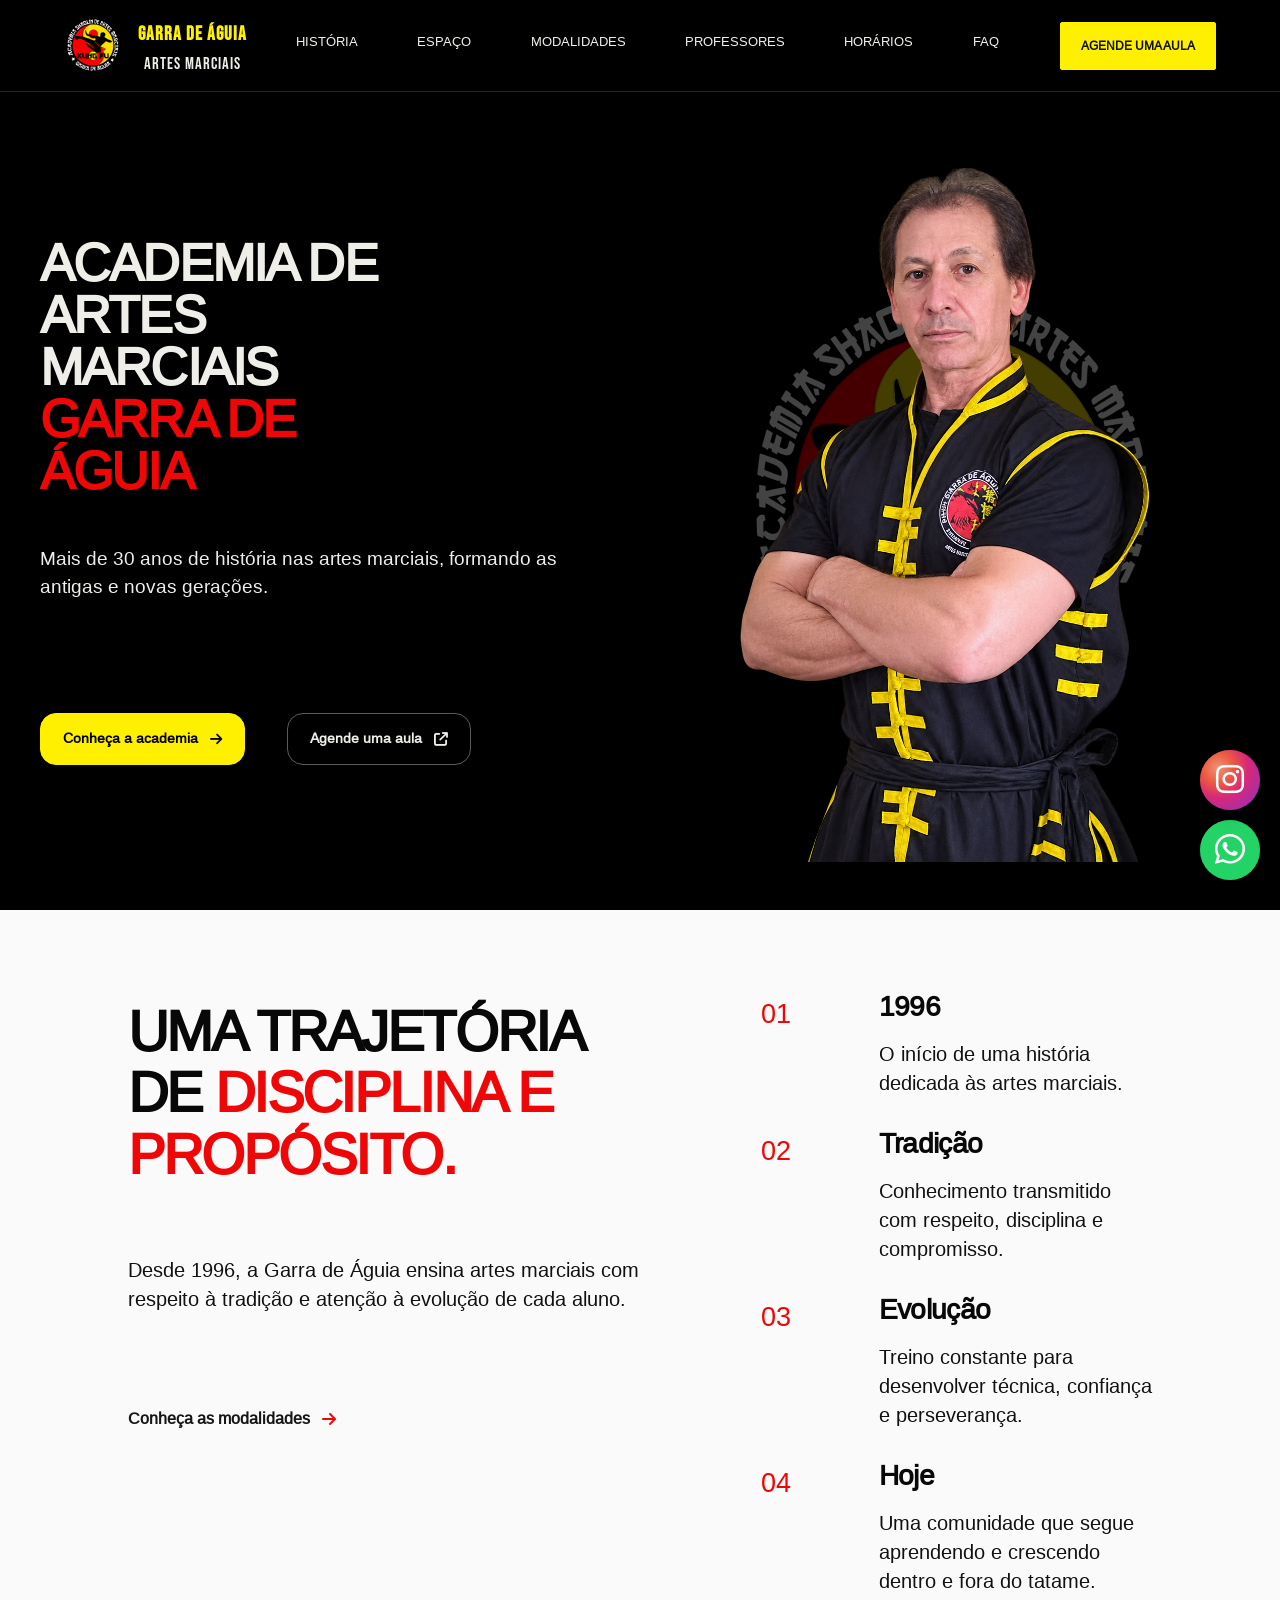
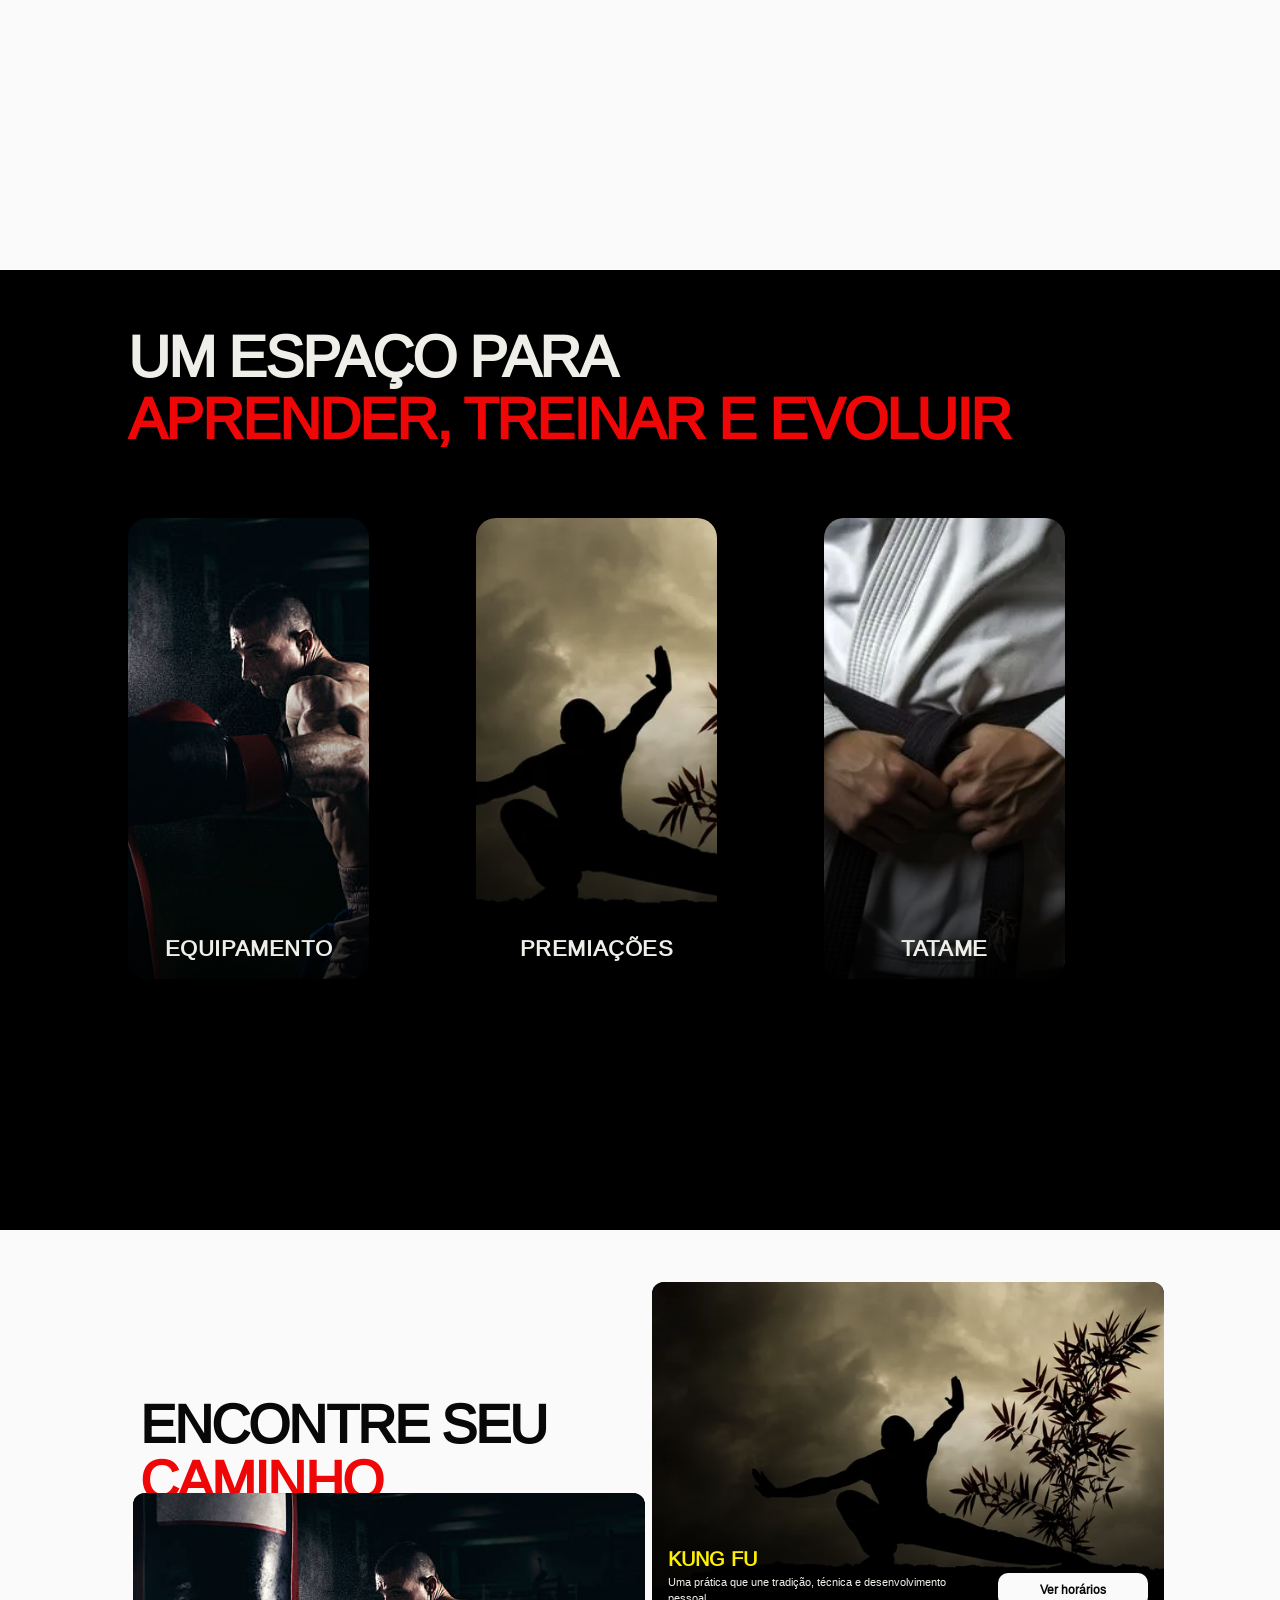
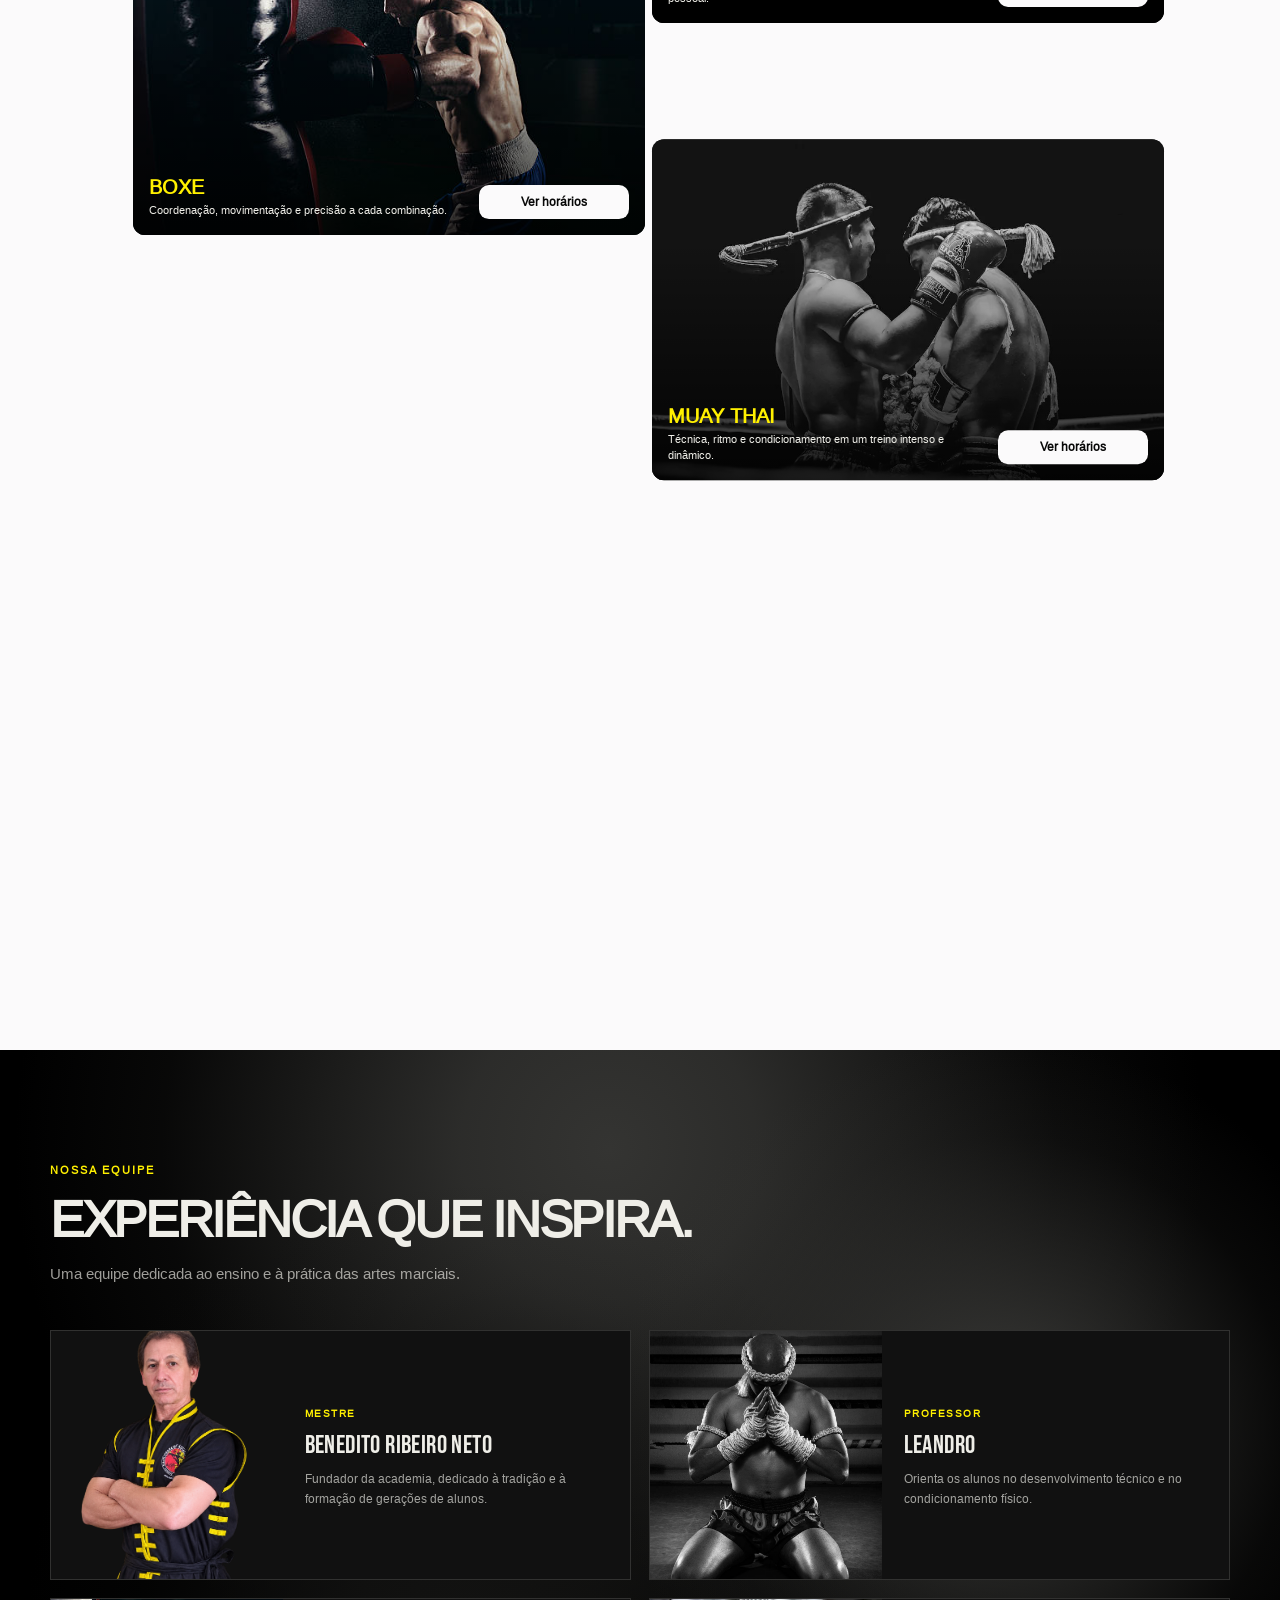
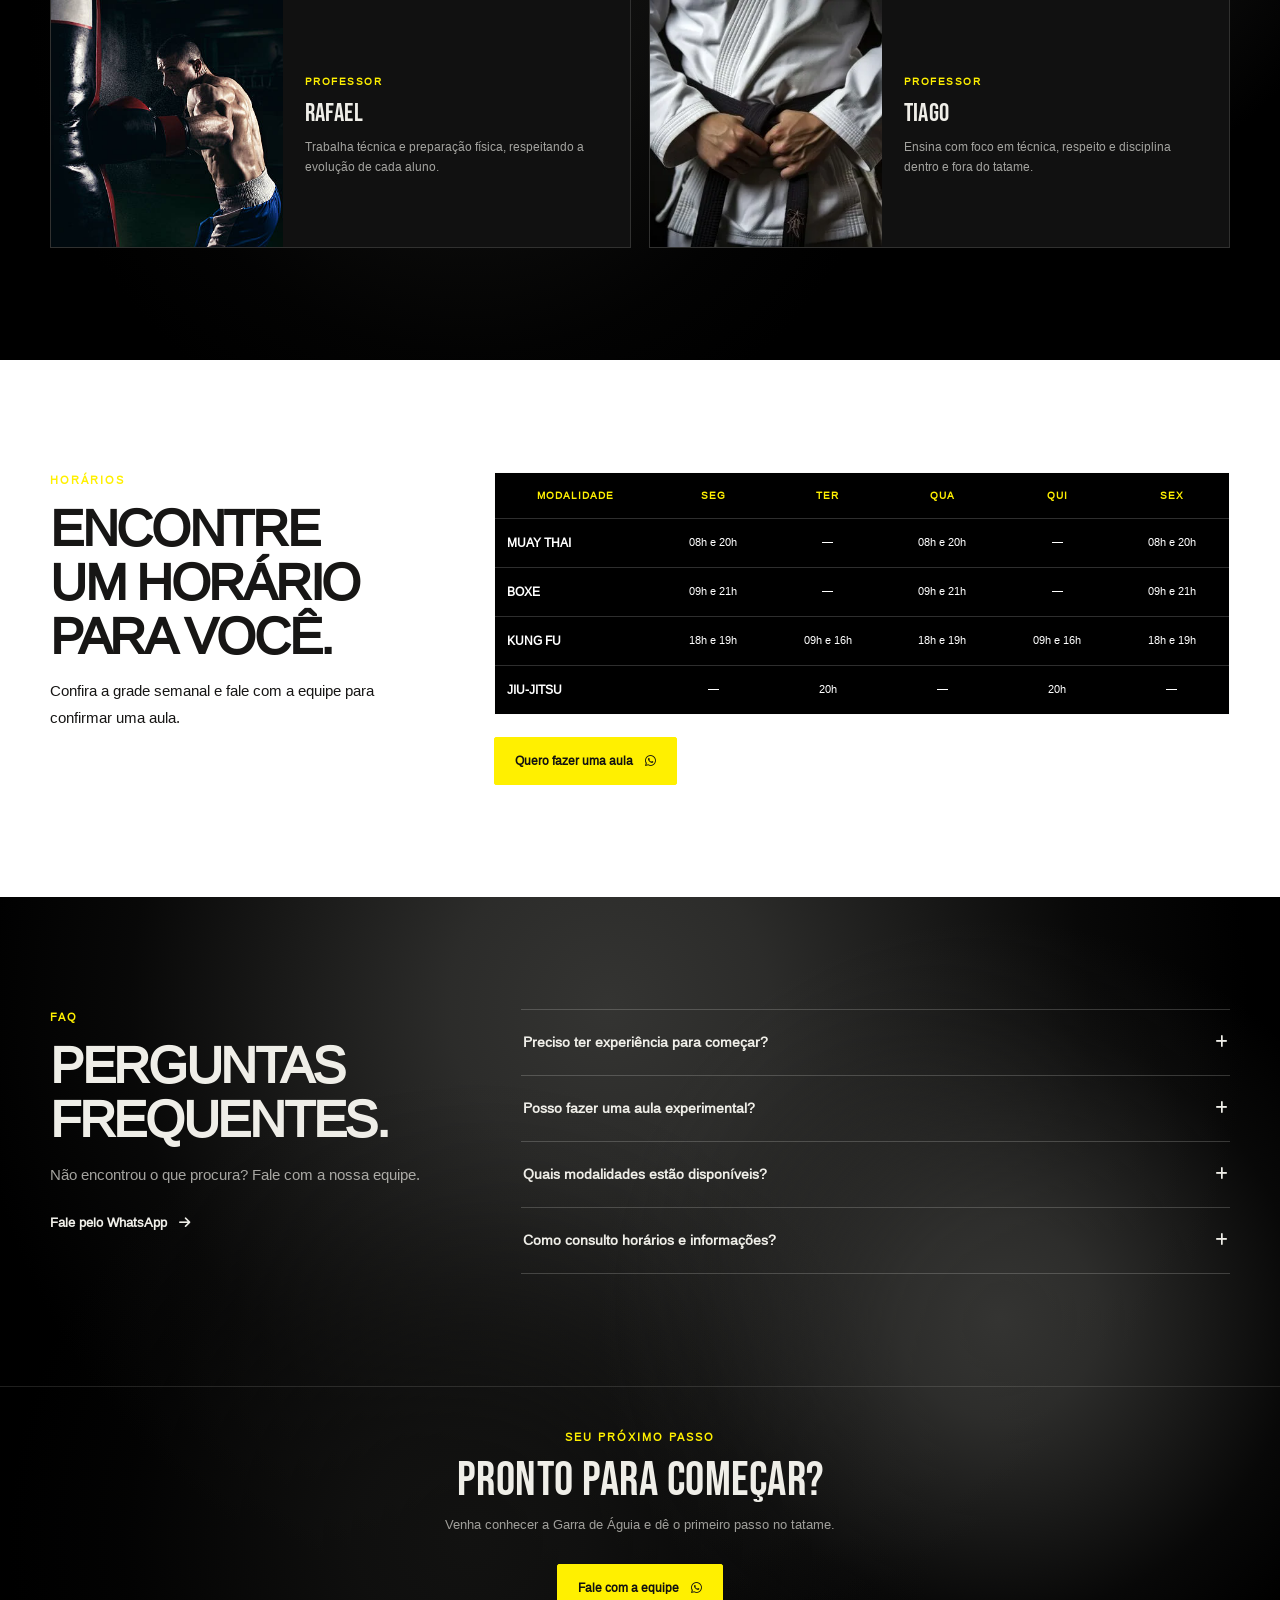
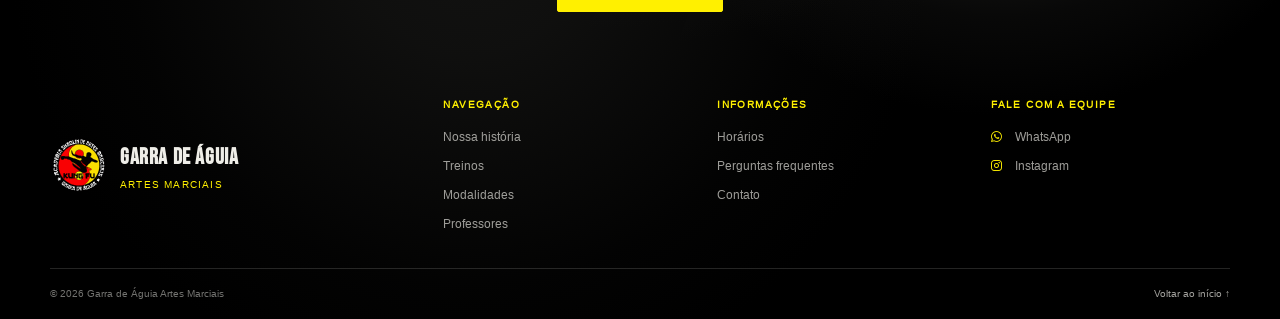
<file: index.html>
<!DOCTYPE html>
<html lang="pt-br">

<head>
    <meta charset="UTF-8">
    <meta name="viewport" content="width=device-width, initial-scale=1.0">
    <title>CTB Garra de Águia</title>

    <!--Font Wasome-->
    <link rel="stylesheet" href="https://cdnjs.cloudflare.com/ajax/libs/font-awesome/6.7.0/css/all.min.css"
        integrity="sha512-9xKTRVabjVeZmc+GUW8GgSmcREDunMM+Dt/GrzchfN8tkwHizc5RP4Ok/MXFFy5rIjJjzhndFScTceq5e6GvVQ=="
        crossorigin="anonymous" referrerpolicy="no-referrer">

    <!--Bootstrap-->
    <link rel="stylesheet" href="https://cdn.jsdelivr.net/npm/bootstrap@5.3.8/dist/css/bootstrap.min.css"
        crossorigin="anonymous">
    <link rel="stylesheet" href="https://cdn.jsdelivr.net/npm/bootstrap-icons@1.11.3/font/bootstrap-icons.css">

    <!--Estilo costomizado-->
    <link rel="stylesheet" href="CSS/style.css">

    <!--Faviicon-->
    <link rel="icon" type="image/svg" href="LogoVetorialOFC.svg">


    <!--HTML% Shiv-->
    <!--[if lt IE 9]>
      <script src="https://oss.maxcdn.com/html5shiv/3.7.2/html5shiv.min.js"></script>
    <![endif]-->

    <script>

    </script>

</head>

<body class="responsivo"><!--Inicio container-->
    <header><!--inicio cabeçalho-->
        <nav class="navbar navbar-expand-lg navbarStyle">
            <a href="#inicio" class="navbar-brand d-flex flex-row"><img class="img-fluid logoctb"
                    src="LogoVetorialOFC.svg"><span
                    class="amareloColor d-flex flex-column ps-3 pt-2 pb-0 text-center"><strong>Garra de
                        águia</strong><span class="offwhiteColor"><small>Artes Marciais</small></span></span></a>

            <button class="navbar-toggler ml-1" type="button" data-bs-toggle="collapse" data-bs-target="#BarraNav"
                aria-controls="BarraNav" aria-expanded="false" aria-label="Alternar menu">
                <span class="navbar-toggler-icon navbar-toggler-icon-margin-style"></span>
            </button>

            <div class="collapse navbar-collapse" id="BarraNav">
                <ul class="navbar-nav ms-auto styleBarraNav">
                    <li class="nav-item">
                        <a href="#historia" class="nav-link navbar-brand ps-1-style ps-1 text-light h6">História</a>
                    </li>
                    <li class="nav-item">
                        <a href="#espaco" class="nav-link navbar-brand ps-1-style ps-1 text-light h6">Espaço</a>
                    </li>
                    <li class="nav-item">
                        <a href="#modalidades" class="nav-link navbar-brand ps-1-style ps-1 text-light h6">Modalidades</a>
                    </li>
                    <li class="nav-item">
                        <a href="#professores" class="nav-link navbar-brand ps-1-style ps-1 text-light h6">Professores</a>
                    </li>
                    <li class="nav-item">
                        <a href="#horarios" class="nav-link navbar-brand ps-1-style ps-1 text-light h6">Horários</a>
                    </li>
                    <li class="nav-item">
                        <a href="#faq" class="nav-link navbar-brand ps-1-style ps-1 text-light h6">FAQ</a>
                    </li>
                    <li class="nav-item hero-nav-cta">
                        <a href="#horarios" class="nav-link">Agende uma aula</a>
                    </li>
                </ul>
            </div>
        </nav>
    </header>
    <main>
    <section class="hero-section" id="inicio">
        <div class="hero-inner">
            <div class="hero-copy" data-reveal>
                <h1>
                    <span class="hero-title-primary">Academia de<br>artes<br>marciais</span>
                    <span>Garra de<br>Águia</span>
                </h1>
                <p class="hero-description">
                    Mais de 30 anos de história nas artes marciais, formando as antigas e novas gerações.
                </p>
                <div class="buttonHeroStyle">
                    <a href="#historia" class="btn btn1 btn-lg">
                        Conheça a academia
                        <i class="fa-solid fa-arrow-right" aria-hidden="true"></i>
                    </a>
                    <a href="#horarios" class="btn btn2 btn-lg">
                        Agende uma aula
                        <i class="fa-solid fa-arrow-up-right-from-square" aria-hidden="true"></i>
                    </a>
                </div>
            </div>

            <div class="hero-art" data-reveal>
                <img class="hero-logo-backdrop" src="LogoVetorialOFC.svg" alt="" aria-hidden="true">
                <div class="hero-image-frame">
                    <img src="DitoHeroF.png" alt="Mestre Benedito, da Academia Garra de Águia"
                        class="hero-portrait" width="1141" height="1378" fetchpriority="high">
                </div>
                <span class="hero-art-caption">Mestre Benedito Ribeiro Neto</span>
            </div>
        </div>
    </section>

    <section class="story-section" id="historia">
        <div class="site-container story-layout">
            <div class="story-intro" data-reveal>
                <h2 class="section-title">Uma trajetória<br>de <span>disciplina e<br>propósito.</span></h2>
                <p>Desde 1996, a Garra de Águia ensina artes marciais com respeito à tradição e atenção à evolução de cada aluno.</p>
                <a class="text-link" href="#modalidades">Conheça as modalidades <i class="fa-solid fa-arrow-right" aria-hidden="true"></i></a>
            </div>
            <div class="story-milestones">
                <article class="story-milestone" data-reveal>
                    <span class="milestone-index">01</span>
                    <div><h3>1996</h3><p>O início de uma história dedicada às artes marciais.</p></div>
                </article>
                <article class="story-milestone" data-reveal>
                    <span class="milestone-index">02</span>
                    <div><h3>Tradição</h3><p>Conhecimento transmitido com respeito, disciplina e compromisso.</p></div>
                </article>
                <article class="story-milestone" data-reveal>
                    <span class="milestone-index">03</span>
                    <div><h3>Evolução</h3><p>Treino constante para desenvolver técnica, confiança e perseverança.</p></div>
                </article>
                <article class="story-milestone" data-reveal>
                    <span class="milestone-index">04</span>
                    <div><h3>Hoje</h3><p>Uma comunidade que segue aprendendo e crescendo dentro e fora do tatame.</p></div>
                </article>
            </div>
        </div>
    </section>

    <section class="training-section" id="espaco">
        <div class="site-container">
            <header class="section-heading section-heading-dark" data-reveal>
                <h2 class="section-title">Um espaço para<br><span class="reference-accent">aprender, treinar e evoluir</span></h2>
            </header>
            <div class="training-gallery">
                <figure class="training-photo training-photo-large" data-reveal>
                    <img src="boxeexemplo.jpg" alt="Praticante treinando golpes no saco de boxe" loading="lazy">
                    <figcaption>Equipamento</figcaption>
                </figure>
                <figure class="training-photo" data-reveal>
                    <img src="kungfuexemplo.jfif" alt="Crianças praticando artes marciais" loading="lazy">
                    <figcaption>Premiações</figcaption>
                </figure>
                <figure class="training-photo" data-reveal>
                    <img src="jiu-jitsu-background.webp" alt="Praticante se preparando para o treino de Jiu-Jitsu" loading="lazy">
                    <figcaption>Tatame</figcaption>
                </figure>
            </div>
        </div>
    </section>

    <section class="modalities-section" id="modalidades">
        <div class="site-container">
            <div class="modality-layout">
                <div class="row modality-row modality-row-first">
                    <header class="section-heading col-12 col-md-5" data-reveal>
                        <h2 class="section-title">Encontre seu<br><span class="reference-accent">caminho</span></h2>
                    </header>
                    <article class="modality-card col-12 col-md-6 offset-md-1" data-reveal>
                        <img src="kungfuexemplo.jfif" alt="Treino de Kung Fu" loading="lazy">
                        <div class="modality-card-content"><h3>Kung Fu</h3><p>Uma prática que une tradição, técnica e desenvolvimento pessoal.</p><a href="#horarios">Ver horários</a></div>
                    </article>
                </div>
                <div class="row modality-row">
                    <article class="modality-card col-12 col-md-6" data-reveal>
                        <img src="boxeexemplo.jpg" alt="Treino de Boxe" loading="lazy">
                        <div class="modality-card-content"><h3>Boxe</h3><p>Coordenação, movimentação e precisão a cada combinação.</p><a href="#horarios">Ver horários</a></div>
                    </article>
                </div>
                <div class="row modality-row">
                    <article class="modality-card col-12 col-md-6 offset-md-6" data-reveal>
                        <img src="muay-thai-fixed-background.webp" alt="Treino de Muay Thai" loading="lazy">
                        <div class="modality-card-content"><h3>Muay Thai</h3><p>Técnica, ritmo e condicionamento em um treino intenso e dinâmico.</p><a href="#horarios">Ver horários</a></div>
                    </article>
                </div>
            </div>
        </div>
    </section>

    <section class="instructors-section" id="professores">
        <div class="site-container">
            <header class="section-heading section-heading-dark" data-reveal>
                <span class="section-kicker">Nossa equipe</span>
                <h2 class="section-title">Experiência que inspira.</h2>
                <p>Uma equipe dedicada ao ensino e à prática das artes marciais.</p>
            </header>
            <div class="instructor-grid">
                <article class="instructor-card" data-reveal>
                    <img src="DitoHeroF.png" alt="Mestre Benedito Ribeiro Neto" loading="lazy">
                    <div class="instructor-card-content"><span>Mestre</span><h3>Benedito Ribeiro Neto</h3><p>Fundador da academia, dedicado à tradição e à formação de gerações de alunos.</p></div>
                </article>
                <article class="instructor-card" data-reveal>
                    <img src="muaythaiexemplo.jpg" alt="Imagem ilustrativa de treino de Muay Thai" loading="lazy">
                    <div class="instructor-card-content"><span>Professor</span><h3>Leandro</h3><p>Orienta os alunos no desenvolvimento técnico e no condicionamento físico.</p></div>
                </article>
                <article class="instructor-card" data-reveal>
                    <img src="boxeexemplo.jpg" alt="Imagem ilustrativa de treino de Boxe" loading="lazy">
                    <div class="instructor-card-content"><span>Professor</span><h3>Rafael</h3><p>Trabalha técnica e preparação física, respeitando a evolução de cada aluno.</p></div>
                </article>
                <article class="instructor-card" data-reveal>
                    <img src="jiu-jitsu-background.webp" alt="Imagem ilustrativa de treino de Jiu-Jitsu" loading="lazy">
                    <div class="instructor-card-content"><span>Professor</span><h3>Tiago</h3><p>Ensina com foco em técnica, respeito e disciplina dentro e fora do tatame.</p></div>
                </article>
            </div>
        </div>
    </section>

    <section class="schedule-section" id="horarios">
        <div class="site-container schedule-layout">
            <header class="section-heading" data-reveal>
                <span class="section-kicker">Horários</span>
                <h2 class="section-title">Encontre um horário para você.</h2>
                <p>Confira a grade semanal e fale com a equipe para confirmar uma aula.</p>
            </header>
            <div class="schedule-content" data-reveal>
                <div class="schedule-wrapper">
                    <table>
                        <thead><tr><th>Modalidade</th><th>Seg</th><th>Ter</th><th>Qua</th><th>Qui</th><th>Sex</th></tr></thead>
                        <tbody>
                            <tr><th scope="row">Muay Thai</th><td>08h e 20h</td><td>—</td><td>08h e 20h</td><td>—</td><td>08h e 20h</td></tr>
                            <tr><th scope="row">Boxe</th><td>09h e 21h</td><td>—</td><td>09h e 21h</td><td>—</td><td>09h e 21h</td></tr>
                            <tr><th scope="row">Kung Fu</th><td>18h e 19h</td><td>09h e 16h</td><td>18h e 19h</td><td>09h e 16h</td><td>18h e 19h</td></tr>
                            <tr><th scope="row">Jiu-Jitsu</th><td>—</td><td>20h</td><td>—</td><td>20h</td><td>—</td></tr>
                        </tbody>
                    </table>
                </div>
                <a class="button button-yellow" href="https://wa.me/5511999998888?text=Olá,%20quero%20confirmar%20os%20horários%20das%20aulas" target="_blank" rel="noopener noreferrer">
                    Quero fazer uma aula <i class="fa-brands fa-whatsapp" aria-hidden="true"></i>
                </a>
            </div>
        </div>
    </section>

    </main>
    <section class="faq-contact-section">
    <section class="faq-section" id="faq">
        <div class="site-container faq-layout">
            <header class="section-heading" data-reveal>
                <span class="section-kicker">FAQ</span>
                <h2 class="section-title">Perguntas frequentes.</h2>
                <p>Não encontrou o que procura? Fale com a nossa equipe.</p>
                <a class="text-link" href="https://wa.me/5511999998888" target="_blank" rel="noopener noreferrer">Fale pelo WhatsApp <i class="fa-solid fa-arrow-right" aria-hidden="true"></i></a>
            </header>
            <div class="faq-list" data-reveal>
                <article class="faq-item">
                    <h3><button class="faq-question" type="button" aria-expanded="false" aria-controls="faq-answer-1">Preciso ter experiência para começar?<i class="fa-solid fa-plus" aria-hidden="true"></i></button></h3>
                    <div class="faq-answer" id="faq-answer-1" hidden><p>Não. Converse com a equipe para saber qual turma e modalidade são mais adequadas para você.</p></div>
                </article>
                <article class="faq-item">
                    <h3><button class="faq-question" type="button" aria-expanded="false" aria-controls="faq-answer-2">Posso fazer uma aula experimental?<i class="fa-solid fa-plus" aria-hidden="true"></i></button></h3>
                    <div class="faq-answer" id="faq-answer-2" hidden><p>Entre em contato pelo WhatsApp para consultar disponibilidade e combinar sua visita.</p></div>
                </article>
                <article class="faq-item">
                    <h3><button class="faq-question" type="button" aria-expanded="false" aria-controls="faq-answer-3">Quais modalidades estão disponíveis?<i class="fa-solid fa-plus" aria-hidden="true"></i></button></h3>
                    <div class="faq-answer" id="faq-answer-3" hidden><p>A academia oferece Muay Thai, Boxe, Kung Fu e Jiu-Jitsu. Consulte os horários para encontrar sua turma.</p></div>
                </article>
                <article class="faq-item">
                    <h3><button class="faq-question" type="button" aria-expanded="false" aria-controls="faq-answer-4">Como consulto horários e informações?<i class="fa-solid fa-plus" aria-hidden="true"></i></button></h3>
                    <div class="faq-answer" id="faq-answer-4" hidden><p>Chame a equipe pelo WhatsApp. Podemos ajudar com horários, turmas e próximos passos.</p></div>
                </article>
            </div>
        </div>
    </section>
    <section class="contact-footer-section" id="contato">
    <div class="contact-cta">
        <div class="site-container contact-cta-inner" data-reveal>
            <div><span class="section-kicker">Seu próximo passo</span><h2>Pronto para começar?</h2><p>Venha conhecer a Garra de Águia e dê o primeiro passo no tatame.</p></div>
            <a class="button button-yellow" href="https://wa.me/5511999998888?text=Olá,%20quero%20conhecer%20a%20Academia%20Garra%20de%20Águia" target="_blank" rel="noopener noreferrer">Fale com a equipe <i class="fa-brands fa-whatsapp" aria-hidden="true"></i></a>
        </div>
    </div>
    <footer class="site-footer">
        <div class="site-container footer-main">
            <a class="footer-brand" href="#inicio">
                <img src="LogoVetorialOFC.svg" alt="" width="58" height="58">
                <span><strong>Garra de Águia</strong><small>Artes Marciais</small></span>
            </a>
            <div class="footer-column"><h2>Navegação</h2><a href="#historia">Nossa história</a><a href="#espaco">Treinos</a><a href="#modalidades">Modalidades</a><a href="#professores">Professores</a></div>
            <div class="footer-column"><h2>Informações</h2><a href="#horarios">Horários</a><a href="#faq">Perguntas frequentes</a><a href="#contato">Contato</a></div>
            <div class="footer-column footer-contact"><h2>Fale com a equipe</h2><a href="https://wa.me/5511999998888" target="_blank" rel="noopener noreferrer"><i class="fa-brands fa-whatsapp" aria-hidden="true"></i> WhatsApp</a><a href="https://instagram.com/suaacademia" target="_blank" rel="noopener noreferrer"><i class="fa-brands fa-instagram" aria-hidden="true"></i> Instagram</a></div>
        </div>
        <div class="site-container footer-bottom"><span>© <span id="currentYear">2026</span> Garra de Águia Artes Marciais</span><a href="#inicio">Voltar ao início ↑</a></div>
    </footer>
    </section>




    <!-- BOTÃO WHATSAPP -->
    <a href="https://wa.me/5511999998888?text=Olá,%20vim%20pelo%20site%20e%20quero%20saber%20mais%20sobre%20as%20aulas"
        class="whatsapp-float" target="_blank" aria-label="Fale conosco no WhatsApp">
        <i class="bi bi-whatsapp"></i>
    </a>

    <!-- BOTÃO INSTAGRAM -->
    <a href="https://instagram.com/suaacademia" class="instagram-float" target="_blank" rel="noopener noreferrer"
        aria-label="Visite nosso Instagram">
        <i class="bi bi-instagram"></i>
    </a>


    <!-- Optional JavaScript -->
    <!-- jQuery first, then Popper.js, then Bootstrap JS -->
    <script src="https://cdn.jsdelivr.net/npm/bootstrap@5.3.8/dist/js/bootstrap.bundle.min.js"></script>
    <script src="JS/scrip.js"></script>
    <script src="https://code.jquery.com/jquery-3.3.1.slim.min.js"
        integrity="sha384-q8i/X+965DzO0rT7abK41JStQIAqVgRVzpbzo5smXKp4YfRvH+8abtTE1Pi6jizo"
        crossorigin="anonymous"></script>
    <script src="https://cdnjs.cloudflare.com/ajax/libs/popper.js/1.14.3/umd/popper.min.js"
        integrity="sha384-ZMP7rVo3mIykV+2+9J3UJ46jBk0WLaUAdn689aCwoqbBJiSnjAK/l8WvCWPIPm49"
        crossorigin="anonymous"></script>
</body><!--Fim container-->

</html>
</file>
<file: CSS/style.css>
/*FORMATAÇÃO DO BODY*/
body,
html {
    overflow-x: hidden !important;
}

.logoctb {
    width: 90px;
    height: 90px;
    margin-left: 15px;
}

body {
    width: 100%;
    min-width: 370px;
    max-width: 1400px;
    margin: 0 auto;
    font-family: 'text-style-text';
}

/*Paleta de cores*/
.blackColor {
    color: #000000 !important;
}

.blackBackground {
    background: #000000 !important;
}

.redColor {
    color: #EF0606 !important;
}

.redBackground {
    background: #EF0606 !important;
}

.swirlColor {
    color: #D3CCC7 !important;
}

.swirlBackground {
    background: #D3CCC7 !important;
}

.offwhiteColor {
    color: #EFEEE8 !important;
}

.offwhiteBackground {
    background: #EFEEE8 !important;
}

.amareloColor {
    color: #FFF000;
}


/*Formatações de fontes*/
@font-face {
    font-family: 'text-style-text';
    src: url('fonts/Liberation Sans/LiberationSans-Regular.ttf');
}

@font-face {
    font-family: 'text-style-hero';
    src: url('fonts/Designer/Designer.otf');
}

@font-face {
    font-family: 'text-style-header';
    src: url('fonts/Bebas/BebasNeue-Regular.ttf');
}

@font-face {
    font-family: 'text-style-hero2';
    src: url(fonts/absender/absender1.ttf);
}

/*FORMATAÇÃO DA NAVBAR*/
.navbarStyle {
    font-family: 'text-style-header';
    letter-spacing: 2px;
    border-bottom: 1px #D3CCC7 solid;
    background-color: #000000;
}

/*Text Navbar :hover*/
#BarraNav ul.styleBarraNav li:not(.hero-nav-cta) a:hover,
.nav-item .text-light:hover {
    background-color: transparent;
    animation: none;
    color: #FFF000 !important;
}

/*Menu Hanburguer button*/

/*Remove a borda do botão hamburger*/
.navbar-toggler {
    border: none;
    box-shadow: none;
    margin: 10px 0px 22px 0px;
}

/*Remove a borda em focus*/
.navbar-toggler:focus,
.navbar-toggler:active,
.navbar-toggler:hover {
    outline: none;
    box-shadow: none;
    background-color: #ffffff;
}

/*Ícone fica preto SOMENTE quando o botão estiver em focus*/
.navbar-toggler:hover .navbar-toggler-icon,
.navbar-toggler:focus .navbar-toggler-icon {
    filter: brightness(0);
}

/*Deixa o ícone do menu hamburger branco*/
.navbar-toggler-icon {
    filter: invert(1);
}

/*FORMATAÇÃO DA HOME*/

/*formatacao da Hero*/
.textHeroStyle {
    padding: 100px 0 0 30px;
}

.anoHeroStyle {
    letter-spacing: 2px;
    font-size: small;
    color: #FFF000;
    text-transform: uppercase;
}

.nomeHeroStyle {
    font-family: "text-style-hero", sans-serif;
    font-size: clamp(55px, 6vw, 100px);
    line-height: 0.95;
    text-transform: lowercase;
    letter-spacing: 2px;
    margin-bottom: 25px;
    color: #EF0606;
}

.textHeroStyle h1 {
    font-family: "text-style-text", sans-serif;
    font-size: clamp(44px, 5vw, 88px);
    line-height: 0.95;
    text-transform: uppercase;
    letter-spacing: 1px;
    margin-bottom: 25px;
    color: #ccc;
}

.textHeroStyle .buttonHeroStyle {
    padding-bottom: 120px;
}

.buttonHeroStyle .btn2 {
    color: #D3CCC7;
    border-color: #D3CCC7;
    /*margin-left: 10px;*/
    width: 100%;
}

.buttonHeroStyle .btn1 {
    color: #D3CCC7;
    background-color: #000000;
    border-color: #D3CCC7;
    width: 100%;
}

.buttonHeroStyle .btn1:hover {
    color: #000000;
    background-color: #D3CCC7;
    border-color: #000000;
}

.buttonHeroStyle .btn2:hover {
    color: #25D366;
    background-color: #D3CCC7;
}

/*Formatação section history*/
.textHistoryStyle {
    padding-bottom: 2em;
}

.timeline-item h3,
p {
    color: #111;
}

/*formatacao de alguns textos*/
.containerStyle {
    width: 90%;
    max-width: var(--container);
    margin: auto;
    padding-bottom: 60px;
    padding-top: 50px;
}

.section-title {
    font-family: "text-style-text", sans-serif;
    font-size: 55px;
    line-height: 1.1;
    text-transform: uppercase;
    margin-bottom: 20px;
    letter-spacing: 1px;
}

.section-description {
    color: #777;
    line-height: 1.8;
    max-width: 650px;
}

.section-tag {
    display: block;
    color: #FFF000;
    font-size: small;
    font-weight: 800;
    letter-spacing: 2px;
    text-transform: uppercase;
    margin-bottom: 10px;
    padding-top: 100px;
}

.timeline {
    display: grid;
    grid-template-columns: repeat(5, 1fr);
    gap: 20px;
}

.timeline-item {
    position: relative;
    text-align: center;
}

.timeline-item h3 {
    margin-bottom: 0px;
}

.timeline-icon {
    width: 65px;
    height: 65px;
    background: #111;
    color: #FFF000;
    border-radius: 50%;
    margin: auto;
    display: flex;
    align-items: center;
    justify-content: center;
    font-size: 22px;
    border: 2px solid #FFF000;
}

.fa-solid,
.fas {
    font-weight: 900;
}

/*formatação da section nosso espaço*/
.space-header {
    margin-bottom: 50px;
}

/*formatacao das fotos section nosso espaço*/
.gallery-item {
    overflow: hidden;
    position: relative;
    border-radius: 10px;
}

.gallery-main {
    overflow: hidden;
    position: relative;
    border-radius: 10px;
}

.gallery-item img {
    width: 100%;
    height: 350px;
    object-fit: cover;

    transition: transform 0.4s ease;
}

.gallery-item:hover img {
    transform: scale(1.08);
}

.gallery-main img {
    height: 730px;
    width: 100%;
    object-fit: cover;
    transition: transform 0.4s ease;
    min-height: 520px;
}

.gallery-main:hover img {
    transform: scale(1.03);
}

.gallery-overlay {
    position: absolute;
    inset: 0;
    display: flex;
    align-items: end;
    padding: 20px;
    background: linear-gradient(transparent, rgba(0, 0, 0, 0.8));
    opacity: 0;
    transition: 0.3s ease;
}

.gallery-overlay span {
    color: white;
    font-size: 18px;
    font-weight: bold;
}

.gallery-item:hover .gallery-overlay {
    opacity: 1;
}

.gallery-main:hover .gallery-overlay {
    opacity: 1;
}

/*formatação da sessao modalidades*/
.modalidade-img {
    position: relative;
    display: inline-block;
}

.imagem-base {
    display: block;
    max-width: 100%;
}

.texto-sobreposto {
    position: absolute;
    bottom: 5px;
    left: 50%;
    transform: translateX(-50%);
    color: white;
    background: rgba(0, 0, 0, 0.4);
    padding: 5px;
    font-size: 50px;
}

.btn-modalidade-style .btn {
    background-color: #000000;
    border: #D3CCC7;
    color: #D3CCC7;
    font-size: larger;

}

.btn-modalidade-style {
    display: flex;
    justify-content: center;
    align-items: center;
}

/*section professores*/
.teachers-grid {
    display: grid;
    grid-template-columns: repeat(4, 1fr);
    gap: 20px;
    margin-top: 50px;
}

.teacher-card {
    background: #111;
    border: 1px solid #777;
    border-radius: 5px;
    overflow: hidden;
    transition: 0.3s;
}

.teacher-info {
    padding: 25px;
}

.teacher-card img {
    width: 100%;
    height: 320px;
    object-fit: cover;
    filter: grayscale(20%);
}

.teacher-card p {
    color: #D3CCC7;
}

.teacher-card small {
    display: block;
    color: #FFF000;
    font-size: small;
    font-weight: 800;
    letter-spacing: 1px;
    text-transform: uppercase;
}

.teacher-card h3 {
    font-family: "text-style-text", sans-serif;
    text-transform: uppercase;
    margin-bottom: 20px;
    margin-top: 10px;
    font-size: xx-large;
    color: #ccc;
}

/*sessão horarios*/
.schedule-wrapper {
    overflow-x: auto;
    margin-top: 40px;
}

table {
    margin-top: 40px;
    width: 100%;
    min-width: 650px;
    border-collapse: collapse;
}

thead {
    display: table-header-group;
    vertical-align: middle;
    unicode-bidi: isolate;
    break-inside: if(media(overflow-block: paged): avoid; );
    border-color: inherit;
}

tr {
    display: table-row;
    vertical-align: inherit;
    unicode-bidi: isolate;
    border-color: inherit;
}

th {
    background: #151515;
    color: white;
    padding: 20px;
    text-align: center;
    font-size: 12px;
    text-transform: uppercase;
}

tbody {
    display: table-row-group;
    vertical-align: middle;
    unicode-bidi: isolate;
    border-color: inherit;
}

td {
    padding: 18px;
    border-bottom: 1px solid #333;
    color: #000000;
    font-size: 13px;
    text-align: center;
}

.boxe,
.jiu {
    background-color: #dfdddd;
    text-align: center;
}

.muay,
.kung {
    text-align: center;
}

.b,
.j {
    text-transform: uppercase;
    text-align: start;
}

.m,
.k,
.modali {
    text-transform: uppercase;
    text-align: start;
}

.schedule-button {
    text-align: center;
    margin-top: 35px;
    margin-bottom: 30px;
}

.btn-horarios {
    display: inline-flex;
    align-items: center;
    justify-content: center;
    gap: 10px;
    padding: 16px 25px;
    font-size: 15px;
    font-weight: 800;
    text-transform: uppercase;
    transition: 0.3s;
    color: #D3CCC7;
    background-color: #111;
}

.btn-horarios:hover {
    color: #000000;
    border-color: #000000;
    background-color: #D3CCC7;
}

/*Text Home Style*/


/*Section Sobre-Nós*/


/*Section Modalidades*/


/* CORES PADRÃO */


/* SEÇÃO */

/* TÍTULO */


/* CARD */


/* IMAGEM */


/* CONTEÚDO SOBREPOSTO */

/* TEXTO */




/* HOVER */


/*Formatação da Background*/


/* BOTÃO WHATSAPP */
.whatsapp-float {
    position: fixed;
    /* Faz ele acompanhar o scroll */
    bottom: 20px;
    right: 20px;

    width: 60px;
    height: 60px;

    background-color: #25D366;
    color: #fff;

    border-radius: 50%;
    font-size: 30px;

    display: flex;
    align-items: center;
    justify-content: center;

    box-shadow: 0 4px 15px rgba(0, 0, 0, 0.3);

    z-index: 999;

    transition: all 0.3s ease;
}

/* Hover */
.whatsapp-float:hover {
    transform: scale(1.1);
    background-color: #1ebe5d;
    color: #fff;
}

/* Animação pulsante */
.whatsapp-float::after {
    content: "";
    position: absolute;
    width: 100%;
    height: 100%;
    border-radius: 50%;
    background: rgba(37, 211, 102, 0.4);
    animation: pulse 2s infinite;
    z-index: -1;
}

/*animação para o Instagram e Whatssap*/
@keyframes pulse {
    0% {
        transform: scale(1);
        opacity: 0.7;
    }

    70% {
        transform: scale(1.5);
        opacity: 0;
    }

    100% {
        transform: scale(1);
        opacity: 0;
    }
}

/*animação para o navBar*/
@keyframes AniNavBar {
    0% {
        transform: scale(1.2);
        opacity: 1;
    }

    100% {
        transform: scale(1.2);
        opacity: 1;
    }
}

/* BOTÃO INSTAGRAM */
.instagram-float {
    position: fixed;
    bottom: 90px;
    /* acima do WhatsApp */
    right: 20px;

    width: 60px;
    height: 60px;

    border-radius: 50%;

    display: flex;
    align-items: center;
    justify-content: center;

    font-size: 28px;
    color: #fff;

    /* Gradiente oficial do Instagram */
    background: radial-gradient(circle at 30% 30%,
            #feda75, #fa7e1e, #d62976, #962fbf, #4f5bd5);

    box-shadow: 0 4px 15px rgba(0, 0, 0, 0.3);

    z-index: 999;

    transition: all 0.3s ease;
}

/* Hover */
.instagram-float:hover {
    transform: scale(1.1);
}

/* Animação suave */
.instagram-float::after {
    content: "";
    position: absolute;
    width: 100%;
    height: 100%;
    border-radius: 50%;
    background: rgba(214, 41, 118, 0.4);
    animation: pulseInsta 2s infinite;
    z-index: -1;
}

@keyframes pulseInsta {
    0% {
        transform: scale(1);
        opacity: 0.6;
    }

    70% {
        transform: scale(1.5);
        opacity: 0;
    }

    100% {
        transform: scale(1);
        opacity: 0;
    }
}


/*RESPONSITIVIDADE TELA*/
/* Extra small devices (portrait phones, less than 576px)*/
@media (max-width: 575.98px) {
    .responsivo {
        background: black;
    }

    .icone_redes_sociais ul li a {
        padding: 0 15px 0 0;
    }

    .ps-1-style {
        padding-left: .90rem !important;
    }

    .navbarStyle {
        padding-right: .80rem !important;
    }

    .textHeroStyle.col {
        flex: 0 0 auto;
        width: 100%;
    }

    .textHeroStyle .buttonHeroStyle .btn-lg {
        --bs-btn-padding-y: 0.6rem;
        --bs-btn-padding-x: 1rem;
        --bs-btn-font-size: 1rem;
        --bs-btn-border-radius: var(--bs-border-radius-lg);
    }

    .textHeroStyle .buttonHeroStyle {
        display: flex;
        flex-wrap: wrap;
        gap: 20px;
    }

    /*animação para o navBar*/
    @keyframes AniNavBar {
        0% {
            transform: scale(0.9);
            opacity: 1;
        }

        100% {
            transform: scale(1.0);
            opacity: 1;
        }
    }

    /*timeline icon*/
    .timeline {
        grid-template-columns: 1fr;
        gap: 50px;
    }

    .timeline-icon {
        grid-row: span 2;
        margin-right: 50px;
    }

    .timeline-item {
        display: grid;
        grid-template-columns: 80px 1fr;
        text-align: left;
        align-items: center;
    }

    /*sessao das modalidades*/
    .texto-sobreposto {
        font-size: 40px;
    }
    .text-modalidade {
        display: none;
    }

    .text-modalidade-secondary {
        font-size: x-large;
    }

    .text-modalidade-info {
        font-size: large;
    }

    .btn-modalidade-style .btn {
        background-color: #000000;
        color: #D3CCC7;
        font-size: x-large;
        margin-bottom: 100px;
        margin-top: 40px;
    }

    .btn-modalidade-style {
        display: flex;
        justify-content: start;
        align-items: start;
    }
    .mb-5 {
        margin-bottom: 0rem !important;
        margin-top: 4rem !important;
    }

    /*sessao horarios*/
    .btn-horarios {
        width: 100%;
    }
}

/* Small devices (landscape phones, 576px and up)*/
@media (min-width: 576px) and (max-width: 767.98px) {
    .responsivo {
        background: blue;
    }

    .icone_redes_sociais ul li a {
        padding: 0 15px 0 0;
    }

    .ps-1-style {
        padding-left: .90rem !important;
    }

    .navbarStyle {
        padding-right: .80rem !important;
    }

    .textHeroStyle.col {
        flex: 0 0 auto;
        width: 100%;
    }

    .textHeroStyle .buttonHeroStyle .btn-lg {
        --bs-btn-padding-y: 0.6rem;
        --bs-btn-padding-x: 1rem;
        --bs-btn-font-size: 0.8rem;
        --bs-btn-border-radius: var(--bs-border-radius-lg);
    }

    .textHeroStyle .buttonHeroStyle {
        display: flex;
        flex-wrap: wrap;
        gap: 20px;
    }

    /*animação para o navBar*/
    @keyframes AniNavBar {
        0% {
            transform: scale(0.9);
            opacity: 1;
        }

        100% {
            transform: scale(1.0);
            opacity: 1;
        }
    }

    /*timeline icon*/
    .timeline {
        grid-template-columns: 1fr;
        gap: 50px;
    }

    .timeline-icon {
        grid-row: span 2;
        margin-right: 50px;
    }

    .timeline-item {
        display: grid;
        grid-template-columns: 80px 1fr;
        text-align: left;
        align-items: center;
    }

    /*sessao das modalidades*/
    .texto-sobreposto {
        font-size: 40px;
    }
}

/*imageHomeStyle CELULAR*/
@media (min-width: 576px) and (max-width: 768px){
    .responsivo {
        background-color: pink;
    }
    .tabela-horarios th,
    .tabela-horarios td {
        padding: 8px;
        font-size: 14px;
    }

    .imageHomeStyle {
        height: 70vh;
        /* menor no celular */
        background-attachment: scroll;
        /*PARALAX MOB*/
    }

    .textHeroStyle.col {
        flex: 0 0 auto;
        width: 100%;
    }

    /*sessão modalidades*/
    .text-modalidade {
        display: none;
    }

    .text-modalidade-secondary {
        font-size: x-large;
    }

    .text-modalidade-info {
        font-size: large;
    }

    .btn-modalidade-style .btn {
        background-color: #000000;
        color: #D3CCC7;
        font-size: x-large;
        margin-bottom: 100px;
        margin-top: 40px;
    }

    .btn-modalidade-style {
        display: flex;
        justify-content: start;
        align-items: start;
    }
    .mb-5 {
        margin-bottom: 0rem !important;
        margin-top: 4rem !important;
    }

    /*sessão professores*/
    .teachers-grid {
        grid-template-columns: repeat(2, 1fr);
    }

    .textHeroStyle .buttonHeroStyle .btn-lg {
        --bs-btn-padding-y: 0.6rem;
        --bs-btn-padding-x: 1rem;
        --bs-btn-font-size: 1rem;
        --bs-btn-border-radius: var(--bs-border-radius-lg);
    }

    .teachers-grid {
        grid-template-columns: repeat(1, 1fr);
    }

    .teacher-card p {
        font-size: medium;
    }
}

/* Medium devices (tablets, 768px and up)*/
@media (min-width: 768px) and (max-width: 991.98px) {
    .responsivo {
        background: green;
    }

    .ps-1-style {
        padding-left: .90rem !important;
    }

    .textHeroStyle.col {
        flex: 0 0 auto;
        width: 100%;
    }

    .textHeroStyle .buttonHeroStyle .btn-lg {
        --bs-btn-padding-y: 0.6rem;
        --bs-btn-padding-x: 0.6rem;
        --bs-btn-font-size: 1rem;
        --bs-btn-border-radius: var(--bs-border-radius-lg);
    }

    .timeline-icon {
        grid-row: span 2;
        margin-top: 20px;
        margin-bottom: 20px;
    }

    /*sessao das modalidades*/
    .text-modalidade {
        display: none;
    }
    .text-modalidade-secondary {
        font-size: x-large;
    }

    .text-modalidade-info {
        font-size: large;
    }
    .btn-modalidade-style .btn {
        background-color: #000000;
        color: #D3CCC7;
        font-size: x-large;
        margin-bottom: 100px;
        margin-top: 40px;
    }
    .btn-modalidade-style {
        display: flex;
        justify-content: start;
        align-items: start;
    }
    .mb-5 {
        margin-bottom: 0rem !important;
        margin-top: 4rem !important;
    }

    /*sessão professores*/
    .teachers-grid {
        grid-template-columns: repeat(2, 1fr);
    }

    .teacher-card p {
        font-size: medium;
    }

    /*sessao horarios*/
    .btn-horarios {
        width: 60%;
    }
}

/* Large devices (desktops, 992px and up)*/
@media (min-width: 992px) and (max-width: 1199.98px) {
    .responsivo {
        background: #ccc;
    }

    .timeline-icon {
        grid-row: span 2;
        margin-top: 20px;
        margin-bottom: 20px;
    }

    /*sessão modalidades*/
    .texto-sobreposto {
        display: none;
    }
    .text-modalidade {
        color: #000000;
        text-align: center;
        font-size: 58px;
    }
    .text-modalidade-secondary {
        font-size: x-large;
    }

    .text-modalidade-info {
        font-size: large;
    }
    .btn-modalidade-style .btn {
        background-color: #000000;
        border: #D3CCC7;
        color: #D3CCC7;
        font-size: larger;
        margin-top: 36px;
        margin-bottom: 20px;

    }
    .btn-modalidade-style .btn:hover {
        background-color: #D3CCC7;
        color: #000000;
        font-size: larger;

    }
    .btn-modalidade-style {
        display: flex;
        justify-content: end;
        align-items: end;
    }


    /*sessão professores*/
    .teachers-grid {
        grid-template-columns: repeat(2, 1fr);
    }

    .teacher-card h3 {
        font-size: 40px;
    }

    .teacher-card p {
        font-size: large;
    }

    /*sessao horarios*/
    .btn-horarios {
        width: 60%;
    }
}

/* Extra large devices (large desktops, 1200px and up)*/
@media (min-width: 1200px) {
    .responsivo {
        background: black;
    }

    .timeline-icon {
        grid-row: span 2;
        margin-top: 20px;
        margin-bottom: 20px;
    }

    /*sessão modalidades*/
    .texto-sobreposto {
        display: none;
    }
    .text-modalidade {
        color: #000000;
        text-align: center;
        font-size: 70px;
    }
    .text-modalidade-secondary {
        font-size: x-large;
    }

    .text-modalidade-info {
        font-size: large;
    }
    .btn-modalidade-style .btn {
        background-color: #000000;
        border: #D3CCC7;
        color: #D3CCC7;
        font-size: x-large;
        margin-top: 60px;
        margin-bottom: 45px;

    }
    .btn-modalidade-style .btn:hover {
        background-color: #D3CCC7;
        color: #000000;
    }
    .btn-modalidade-style {
        display: flex;
        justify-content: end;
        align-items: end;
    }

    /*sessão professores*/
    .teacher-card h3 {
        font-size: 40px;
    }

    .teacher-card p {
        font-size: large;
    }

    /*sessao horarios*/
    .btn-horarios {
        width: 60%;
    }
}

/* Hero inspirado na composição editorial da referência */
html {
    scroll-behavior: smooth;
    scroll-padding-top: 100px;
}

body,
body.responsivo {
    width: 100%;
    min-width: 320px;
    max-width: none;
    background: #000;
    color: #EFEEE8;
}

.navbarStyle {
    position: sticky;
    top: 0;
    z-index: 1000;
    min-height: 82px;
    padding: 8px clamp(18px, 5vw, 72px);
    border-bottom: 1px solid rgba(211, 204, 199, 0.18);
    background: rgba(0, 0, 0, 0.94);
    backdrop-filter: blur(14px);
}

.navbarStyle .navbar-brand {
    align-items: center;
    margin-right: 28px;
    font-family: 'text-style-header', sans-serif;
    font-size: 19px;
    letter-spacing: 1px;
}

.navbarStyle .logoctb {
    width: 58px;
    height: 58px;
    margin-left: 0;
}

.navbarStyle .navbar-nav {
    align-items: center;
    gap: clamp(4px, 1.2vw, 20px);
}

.navbarStyle .nav-link {
    padding: 10px 8px !important;
    color: #EFEEE8 !important;
    font-family: 'text-style-text', sans-serif;
    font-size: 13px;
    letter-spacing: 0;
    text-transform: uppercase;
    transition: color 180ms ease;
}

.navbarStyle .nav-link:hover,
.navbarStyle .nav-link:focus-visible {
    color: #FFF000 !important;
    background: transparent !important;
    animation: none !important;
}

.navbarStyle .navbar-toggler {
    margin: 0;
    padding: 8px;
}

.navbarStyle .navbar-toggler-icon {
    filter: invert(1);
}

.hero-section {
    position: relative;
    overflow: hidden;
    isolation: isolate;
    background:
        radial-gradient(ellipse at 78% 48%, rgba(239, 6, 6, 0.12), transparent 32%),
        radial-gradient(ellipse at 84% 90%, rgba(255, 240, 0, 0.08), transparent 30%),
        #080808;
}

.hero-section::before {
    position: absolute;
    z-index: -1;
    inset: 0;
    background-image: radial-gradient(rgba(239, 238, 232, 0.16) 0.7px, transparent 0.7px);
    background-size: 24px 24px;
    content: "";
    mask-image: linear-gradient(90deg, transparent 20%, #000 100%);
    opacity: 0.22;
}

.hero-inner {
    display: grid;
    grid-template-columns: minmax(0, 1fr) minmax(0, 0.92fr);
    align-items: center;
    width: min(1280px, calc(100% - 100px));
    min-height: min(760px, calc(100vh - 82px));
    margin: 0 auto;
    padding: 54px 0 76px;
}

.hero-copy {
    position: relative;
    z-index: 2;
    max-width: 650px;
    padding: 30px 0;
}

.hero-copy h1 {
    max-width: 680px;
    margin: 0 0 24px;
    color: #EFEEE8;
    font-family: 'text-style-text', sans-serif;
    font-size: clamp(48px, 5.25vw, 76px);
    font-weight: 800;
    letter-spacing: -0.055em;
    line-height: 0.99;
    text-transform: uppercase;
}

.hero-copy h1 span {
    display: block;
    color: #EF0606;
}

.hero-description {
    max-width: 510px;
    margin: 0 0 30px;
    color: rgba(239, 238, 232, 0.72);
    font-size: clamp(16px, 1.35vw, 19px);
    line-height: 1.65;
}

.hero-copy .buttonHeroStyle {
    display: flex;
    flex-wrap: wrap;
    gap: 12px;
    padding: 0;
}

.hero-copy .buttonHeroStyle .btn {
    display: inline-flex;
    align-items: center;
    justify-content: center;
    gap: 12px;
    width: auto;
    min-height: 54px;
    padding: 14px 20px;
    border: 1px solid #FFF000;
    border-radius: 3px;
    font-size: 14px;
    font-weight: 700;
    transition: transform 200ms ease, background-color 200ms ease, color 200ms ease;
}

.hero-copy .buttonHeroStyle .btn1 {
    color: #000;
    background: #FFF000;
}

.hero-copy .buttonHeroStyle .btn2 {
    color: #EFEEE8;
    border-color: rgba(239, 238, 232, 0.38);
    background: transparent;
}

.hero-copy .buttonHeroStyle .btn:hover {
    transform: translateY(-3px);
}

.hero-copy .buttonHeroStyle .btn1:hover {
    color: #000;
    border-color: #EFEEE8;
    background: #EFEEE8;
}

.hero-copy .buttonHeroStyle .btn2:hover {
    color: #000;
    border-color: #FFF000;
    background: #FFF000;
}

.hero-proof {
    display: flex;
    align-items: center;
    gap: 13px;
    margin-top: 42px;
}

.hero-proof-mark {
    display: grid;
    flex: 0 0 auto;
    width: 42px;
    height: 42px;
    place-items: center;
    border: 1px solid rgba(255, 240, 0, 0.55);
    border-radius: 50%;
    color: #FFF000;
}

.hero-proof strong,
.hero-proof small {
    display: block;
}

.hero-proof strong {
    color: #EFEEE8;
    font-size: 13px;
    font-weight: 700;
}

.hero-proof small {
    margin-top: 4px;
    color: rgba(239, 238, 232, 0.56);
    font-size: 11px;
}

.hero-proof-spacer {
    min-height: 42px;
}

.hero-art {
    position: relative;
    align-self: stretch;
    min-height: 590px;
}

.hero-art-glow {
    position: absolute;
    top: 13%;
    left: 13%;
    width: 74%;
    aspect-ratio: 1;
    border-radius: 50%;
    background: radial-gradient(circle, rgba(239, 6, 6, 0.22), rgba(255, 240, 0, 0.07) 47%, transparent 72%);
    filter: blur(4px);
}

.hero-art-ring {
    position: absolute;
    top: 14%;
    left: 15%;
    width: 70%;
    aspect-ratio: 1;
    border: 1px solid rgba(255, 240, 0, 0.32);
    border-radius: 50%;
    transform: rotate(-18deg) scaleY(0.82);
}

.hero-image-frame {
    position: absolute;
    inset: 0 0 0 2%;
    display: flex;
    align-items: end;
    justify-content: center;
}

.hero-portrait {
    position: relative;
    z-index: 1;
    width: min(100%, 540px);
    height: 100%;
    object-fit: contain;
    object-position: center bottom;
    filter: drop-shadow(0 24px 34px rgba(0, 0, 0, 0.45));
    animation: hero-portrait-float 6s ease-in-out infinite;
}

.hero-art-caption {
    position: absolute;
    right: 3%;
    bottom: 3%;
    z-index: 2;
    color: rgba(239, 238, 232, 0.5);
    font-family: 'text-style-header', sans-serif;
    font-size: 12px;
    letter-spacing: 1.5px;
    text-transform: uppercase;
}

.hero-nav-cta {
    margin-left: 10px;
}

.hero-nav-cta a {
    display: inline-flex;
    min-height: 48px;
    align-items: center;
    justify-content: center;
    gap: 12px;
    padding: 13px 20px !important;
    border: 1px solid #FFF000;
    border-radius: 2px;
    color: #111 !important;
    background: #FFF000;
    font-size: 12px;
    font-weight: 800;
    text-transform: uppercase;
    transition: color 180ms ease, background-color 180ms ease, transform 180ms ease;
}

.hero-nav-cta a:hover {
    color: #111 !important;
    border-color: #FFF000;
    background: #EFEEE8 !important;
    transform: translateY(-2px);
}

.navbarStyle #BarraNav .hero-nav-cta .nav-link {
    padding: 13px 20px !important;
    border-color: #FFF000;
    color: #111 !important;
    background: #FFF000 !important;
    font-size: 12px;
    font-weight: 800;
}

.navbarStyle #BarraNav .hero-nav-cta .nav-link:hover,
.navbarStyle #BarraNav .hero-nav-cta .nav-link:focus-visible {
    border-color: #FFF000;
    color: #111 !important;
    background: #EFEEE8 !important;
}

html.motion-ready [data-reveal] {
    opacity: 0;
    transform: translateY(24px);
    transition: opacity 700ms ease, transform 700ms cubic-bezier(0.2, 0.7, 0.2, 1);
}

html.motion-ready [data-reveal].is-visible {
    opacity: 1;
    transform: translateY(0);
}

.timeline-item,
.modalidade,
.teacher-card,
.schedule-wrapper,
.textHistoryStyle,
.space-header {
    transition: opacity 250ms ease, transform 300ms ease, border-color 300ms ease;
}

.teacher-card:hover {
    border-color: rgba(255, 240, 0, 0.65);
    transform: translateY(-5px);
}

@keyframes hero-portrait-float {
    0%, 100% { transform: translateY(0); }
    50% { transform: translateY(-9px); }
}

@media (max-width: 991.98px) {
    .navbarStyle {
        min-height: 72px;
    }

    .navbarStyle .navbar-collapse {
        padding: 10px 0 14px;
    }

    .navbarStyle .navbar-nav {
        align-items: stretch;
        gap: 0;
    }

    .navbarStyle .nav-link {
        padding: 12px 4px !important;
    }

    .hero-nav-cta {
        margin: 8px 0 0;
    }

    .hero-nav-cta a {
        display: inline-flex;
        justify-content: center;
        width: 100%;
    }

    .hero-inner {
        grid-template-columns: minmax(0, 1fr) minmax(0, 0.85fr);
        width: min(100% - 56px, 820px);
        min-height: 630px;
        padding: 46px 0 62px;
    }

    .hero-copy h1 {
        font-size: clamp(42px, 6.5vw, 62px);
    }

    .hero-art {
        min-height: 500px;
    }

}

@media (max-width: 700px) {
    html {
        scroll-padding-top: 76px;
    }

    .hero-section {
        background:
            radial-gradient(ellipse at 72% 75%, rgba(239, 6, 6, 0.14), transparent 38%),
            #080808;
    }

    .hero-inner {
        grid-template-columns: 1fr;
        width: calc(100% - 40px);
        min-height: auto;
        padding: 30px 0 52px;
    }

    .hero-copy {
        grid-row: 2;
        padding: 0;
    }

    .hero-copy h1 {
        max-width: 540px;
        margin-bottom: 18px;
        font-size: clamp(42px, 11vw, 58px);
        letter-spacing: -0.045em;
    }

    .hero-description {
        max-width: 470px;
        margin-bottom: 24px;
        font-size: 15px;
    }

    .hero-copy .buttonHeroStyle {
        gap: 9px;
    }

    .hero-copy .buttonHeroStyle .btn {
        min-height: 48px;
        padding: 12px 14px;
        font-size: 12px;
    }

    .hero-proof {
        margin-top: 26px;
    }

    .hero-art {
        grid-row: 1;
        min-height: min(60vw, 230px);
        margin: 0 0 24px;
    }

    .hero-art-glow {
        top: 7%;
        left: 15%;
        width: 70%;
    }

    .hero-art-ring {
        top: 10%;
        left: 17%;
        width: 66%;
    }

    .hero-image-frame {
        inset: 0 0 0;
    }

    .hero-portrait {
        width: min(100%, 420px);
    }

    .hero-art-caption {
        right: 4px;
        bottom: 1%;
        font-size: 10px;
    }

    .section-title {
        font-size: clamp(34px, 9vw, 48px);
    }
}

@media (max-width: 380px) {
    .hero-inner {
        width: calc(100% - 32px);
    }

    .hero-copy h1 {
        font-size: 39px;
    }

    .hero-copy .buttonHeroStyle .btn {
        padding: 11px 10px;
        font-size: 11px;
    }
}

@media (prefers-reduced-motion: reduce) {
    html {
        scroll-behavior: auto;
    }

    *,
    *::before,
    *::after {
        animation-duration: 0.01ms !important;
        animation-iteration-count: 1 !important;
        transition-duration: 0.01ms !important;
    }

    html.motion-ready [data-reveal] {
        opacity: 1;
        transform: none;
    }
}

/* Conteúdo principal */
.site-container {
    width: min(1180px, calc(100% - 48px));
    margin-inline: auto;
}

.section-kicker {
    display: block;
    margin-bottom: 14px;
    color: #FFF000;
    font-size: 11px;
    font-weight: 800;
    letter-spacing: 2px;
    text-transform: uppercase;
}

.section-heading {
    max-width: 650px;
    margin-bottom: 42px;
}

.section-heading .section-title,
.story-intro .section-title {
    margin: 0 0 15px;
    font-size: clamp(32px, 4vw, 52px);
    font-weight: 800;
    letter-spacing: -0.045em;
    line-height: 1.05;
    text-transform: uppercase;
}

.section-heading > p,
.story-intro > p {
    max-width: 560px;
    margin: 0;
    color: #6b6967;
    font-size: 15px;
    line-height: 1.75;
}

.section-heading-dark .section-title {
    color: #EFEEE8;
}

.section-heading-dark > p {
    color: rgba(239, 238, 232, 0.65);
}

.story-section {
    padding: clamp(70px, 9vw, 118px) 0;
    color: #171615;
    background: #EFEEE8;
}

.story-layout {
    display: grid;
    grid-template-columns: minmax(0, 0.85fr) minmax(0, 1.15fr);
    align-items: start;
    gap: clamp(45px, 8vw, 110px);
}

.story-intro {
    position: sticky;
    top: 120px;
}

.story-intro > p {
    margin-bottom: 26px;
}

.text-link {
    display: inline-flex;
    align-items: center;
    gap: 12px;
    color: #171615;
    font-size: 13px;
    font-weight: 800;
    text-decoration: none;
}

.text-link i {
    color: #FFF000;
    transition: transform 180ms ease;
}

.text-link:hover i {
    transform: translateX(4px);
}

.story-milestones {
    border-top: 1px solid rgba(23, 22, 21, 0.17);
}

.story-milestone {
    display: grid;
    grid-template-columns: 58px 1fr;
    gap: 12px;
    padding: 24px 0;
    border-bottom: 1px solid rgba(23, 22, 21, 0.17);
}

.milestone-index {
    padding-top: 4px;
    color: #FFF000;
    font-family: 'text-style-header', sans-serif;
    font-size: 17px;
    letter-spacing: 1px;
}

.story-milestone h3 {
    margin: 0 0 7px;
    font-family: 'text-style-header', sans-serif;
    font-size: 25px;
    letter-spacing: 0.4px;
    text-transform: uppercase;
}

.story-milestone p {
    max-width: 470px;
    margin: 0;
    color: #6b6967;
    font-size: 14px;
    line-height: 1.65;
}

.training-section,
.instructors-section,
.schedule-section {
    padding: clamp(70px, 9vw, 112px) 0;
    color: #EFEEE8;
    background: #090909;
}

.training-gallery {
    display: grid;
    grid-template-columns: 1.3fr 1fr 1fr;
    gap: 14px;
}

.training-photo {
    position: relative;
    min-width: 0;
    height: clamp(230px, 29vw, 350px);
    margin: 0;
    overflow: hidden;
    background: #191817;
}

.training-photo::after,
.modality-card::after {
    position: absolute;
    inset: 30% 0 0;
    background: linear-gradient(transparent, rgba(0, 0, 0, 0.84));
    content: "";
    pointer-events: none;
}

.training-photo img,
.modality-card > img {
    width: 100%;
    height: 100%;
    object-fit: cover;
    transition: transform 500ms cubic-bezier(0.2, 0.7, 0.2, 1);
}

.training-photo:hover img,
.modality-card:hover > img {
    transform: scale(1.045);
}

.training-photo figcaption {
    position: absolute;
    z-index: 1;
    right: 18px;
    bottom: 18px;
    left: 18px;
    display: flex;
    align-items: center;
    color: #EFEEE8;
    font-family: 'text-style-header', sans-serif;
    font-size: 30px;
    font-weight: 700;
    letter-spacing: 0.6px;
    text-transform: uppercase;
}

.modalities-section {
    padding: clamp(70px, 9vw, 112px) 0;
    color: #171615;
    background: #EFEEE8;
}

.modality-grid {
    display: grid;
    grid-template-columns: repeat(4, minmax(0, 1fr));
    gap: 16px;
}

.modality-card {
    position: relative;
    min-width: 0;
    min-height: 420px;
    overflow: hidden;
    color: #EFEEE8;
    background: #131313;
}

.modality-card > img {
    position: absolute;
    inset: 0;
    height: 100%;
}

.modality-card-content {
    position: absolute;
    z-index: 1;
    right: 0;
    bottom: 0;
    left: 0;
    padding: 24px 20px;
}

.modality-card-content h3 {
    margin: 8px 0 7px;
    color: #EFEEE8;
    font-family: 'text-style-header', sans-serif;
    font-size: 30px;
    letter-spacing: 0.6px;
    text-transform: uppercase;
}

.modality-card-content p {
    min-height: 48px;
    margin: 0 0 18px;
    color: rgba(239, 238, 232, 0.74);
    font-size: 12px;
    line-height: 1.6;
}

.modality-card-content a {
    display: inline-flex;
    align-items: center;
    gap: 10px;
    color: #FFF000;
    font-size: 11px;
    font-weight: 800;
    text-decoration: none;
    text-transform: uppercase;
}

.modality-card-content a i {
    transition: transform 180ms ease;
}

.modality-card-content a:hover i {
    transform: translateX(4px);
}

.instructors-section {
    background:
        radial-gradient(ellipse at 85% 50%, rgba(239, 6, 6, 0.1), transparent 35%),
        #090909;
}

.instructors-layout {
    display: grid;
    grid-template-columns: minmax(0, 1.1fr) minmax(280px, 0.9fr);
    align-items: center;
    gap: clamp(40px, 8vw, 110px);
}

.instructors-layout .section-heading {
    margin: 0;
}

.instructor-feature {
    display: flex;
    align-items: center;
    gap: 20px;
    max-width: 480px;
    margin-top: 34px;
    padding-top: 24px;
    border-top: 1px solid rgba(239, 238, 232, 0.18);
}

.instructor-feature img {
    width: 105px;
    height: 105px;
    flex: 0 0 auto;
    object-fit: cover;
    object-position: center 18%;
    border: 1px solid rgba(255, 240, 0, 0.35);
    border-radius: 50%;
}

.instructor-feature span,
.instructor-list article > span {
    color: #FFF000;
    font-size: 10px;
    font-weight: 800;
    letter-spacing: 1.5px;
    text-transform: uppercase;
}

.instructor-feature h3 {
    margin: 6px 0;
    color: #EFEEE8;
    font-family: 'text-style-header', sans-serif;
    font-size: 23px;
    letter-spacing: 0.5px;
    text-transform: uppercase;
}

.instructor-feature p {
    margin: 0;
    color: rgba(239, 238, 232, 0.62);
    font-size: 12px;
}

.instructor-list {
    border-top: 1px solid rgba(239, 238, 232, 0.2);
}

.instructor-list article {
    display: flex;
    align-items: center;
    gap: 12px;
    padding: 22px 4px;
    border-bottom: 1px solid rgba(239, 238, 232, 0.2);
}

.instructor-list article > span {
    min-width: 75px;
    color: rgba(239, 238, 232, 0.5);
    letter-spacing: 0.8px;
}

.instructor-list article h3 {
    flex: 1;
    margin: 0;
    color: #EFEEE8;
    font-family: 'text-style-header', sans-serif;
    font-size: 24px;
    letter-spacing: 0.6px;
    text-transform: uppercase;
}

.instructor-list article i {
    color: #FFF000;
    font-size: 13px;
}

.instructor-list > p {
    margin: 20px 0 0;
    color: rgba(239, 238, 232, 0.6);
    font-size: 12px;
    line-height: 1.6;
}

.schedule-section {
    background: #151413;
}

.schedule-layout {
    display: grid;
    grid-template-columns: minmax(230px, 0.65fr) minmax(0, 1.35fr);
    align-items: start;
    gap: clamp(35px, 7vw, 90px);
}

.schedule-layout .section-heading {
    margin: 0;
}

.schedule-layout .section-heading > p {
    color: rgba(239, 238, 232, 0.65);
}

.schedule-content {
    min-width: 0;
}

.schedule-wrapper {
    margin: 0;
    border: 1px solid rgba(239, 238, 232, 0.18);
}

.schedule-wrapper table {
    min-width: 620px;
    margin: 0;
    border-collapse: collapse;
}

.schedule-wrapper thead th {
    color: #FFF000;
    background: #000;
    font-size: 10px;
    letter-spacing: 1px;
}

.schedule-wrapper tbody th {
    color: #fff;
    background: #000;
    font-size: 12px;
    font-weight: 700;
    text-align: left;
}

.schedule-wrapper th,
.schedule-wrapper td {
    padding: 15px 12px;
    border-bottom: 1px solid rgba(255, 255, 255, 0.18);
    text-align: center;
    background: #000;
}

.schedule-wrapper tbody tr:last-child th,
.schedule-wrapper tbody tr:last-child td {
    border-bottom: 0;
}

.schedule-wrapper td {
    color: #fff;
    font-size: 11px;
}

.button {
    display: inline-flex;
    min-height: 48px;
    align-items: center;
    justify-content: center;
    gap: 12px;
    padding: 13px 20px;
    border: 1px solid #FFF000;
    border-radius: 2px;
    font-size: 12px;
    font-weight: 800;
    text-decoration: none;
    transition: color 180ms ease, background-color 180ms ease, transform 180ms ease;
}

.button:hover {
    transform: translateY(-2px);
}

.button-yellow {
    color: #111;
    background: #FFF000;
}

.button-yellow:hover {
    color: #111;
    border-color: #EFEEE8;
    background: #EFEEE8;
}

.schedule-content > .button {
    margin-top: 22px;
}

.schedule-content > .button:hover {
    border-color: #FFF000;
}

.faq-section {
    padding: clamp(70px, 9vw, 112px) 0;
    color: #171615;
    background: transparent;
}

.faq-layout {
    display: grid;
    grid-template-columns: minmax(220px, 0.7fr) minmax(0, 1.3fr);
    align-items: start;
    gap: clamp(35px, 7vw, 90px);
}

.faq-layout .section-heading {
    margin: 0;
}

.faq-layout .section-heading > p {
    margin-bottom: 22px;
}

.faq-list {
    border-top: 1px solid rgba(23, 22, 21, 0.2);
}

.faq-item {
    border-bottom: 1px solid rgba(23, 22, 21, 0.2);
}

.faq-item h3 {
    margin: 0;
}

.faq-question {
    display: flex;
    width: 100%;
    min-height: 65px;
    align-items: center;
    justify-content: space-between;
    gap: 20px;
    padding: 16px 2px;
    border: 0;
    color: #171615;
    background: transparent;
    font-size: 14px;
    font-weight: 700;
    text-align: left;
}

.faq-question i {
    flex: 0 0 auto;
    color: #000;
    transition: transform 180ms ease;
}

.faq-layout .text-link i {
    color: #000;
}

.faq-question[aria-expanded="true"] i {
    transform: rotate(45deg);
}

.faq-answer {
    padding: 0 28px 18px 2px;
}

.faq-answer p {
    max-width: 600px;
    margin: 0;
    color: #6b6967;
    font-size: 13px;
    line-height: 1.7;
}

.contact-cta {
    padding: 42px 0;
    border-top: 1px solid rgba(239, 238, 232, 0.13);
    color: #EFEEE8;
    background: transparent;
}

.contact-cta-inner {
    display: flex;
    align-items: center;
    justify-content: center;
    flex-direction: column;
    gap: 30px;
    text-align: center;
}

.contact-cta-inner > div {
    flex: 1;
    text-align: center;
}

.contact-cta-inner .button {
    margin-inline: auto;
}

.contact-cta h2 {
    text-transform: uppercase;
}

.instructor-grid {
    display: grid;
    grid-template-columns: repeat(2, minmax(0, 1fr));
    gap: 18px;
}

.instructor-card {
    display: grid;
    grid-template-columns: minmax(150px, 0.8fr) minmax(0, 1.2fr);
    height: 250px;
    overflow: hidden;
    border: 1px solid rgba(239, 238, 232, 0.14);
    background: #111;
}

.instructor-card > img {
    width: 100%;
    height: 100%;
    min-height: 0;
    object-fit: cover;
    object-position: center 25%;
}

.instructor-card-content {
    align-self: center;
    padding: 22px;
}

.instructor-card-content > span {
    color: #FFF000;
    font-size: 10px;
    font-weight: 800;
    letter-spacing: 1.5px;
    text-transform: uppercase;
}

.instructor-card-content h3 {
    margin: 8px 0 10px;
    color: #EFEEE8;
    font-family: 'text-style-header', sans-serif;
    font-size: clamp(20px, 2vw, 27px);
    letter-spacing: 0.4px;
    line-height: 1.1;
    text-transform: uppercase;
}

.instructor-card-content p {
    margin: 0;
    color: rgba(239, 238, 232, 0.66);
    font-size: 12px;
    line-height: 1.65;
}

.contact-cta .section-kicker {
    margin-bottom: 7px;
}

.contact-cta h2 {
    margin: 0 0 5px;
    color: #EFEEE8;
    font-family: 'text-style-header', sans-serif;
    font-size: clamp(32px, 4vw, 48px);
    letter-spacing: 0.5px;
    text-transform: uppercase;
}

.contact-cta p {
    margin: 0;
    color: rgba(239, 238, 232, 0.64);
    font-size: 13px;
}

.contact-cta .button {
    flex: 0 0 auto;
}

.site-footer {
    padding: 45px 0 18px;
    color: #EFEEE8;
    background: transparent;
}

.footer-main {
    display: grid;
    grid-template-columns: 1.5fr 1fr 1fr 1fr;
    gap: 35px;
    padding-bottom: 35px;
}

.footer-brand {
    display: flex;
    width: fit-content;
    align-items: center;
    gap: 12px;
    color: #EFEEE8;
    text-decoration: none;
}

.footer-brand img {
    object-fit: contain;
}

.footer-brand strong,
.footer-brand small {
    display: block;
}

.footer-brand strong {
    font-family: 'text-style-header', sans-serif;
    font-size: 22px;
    letter-spacing: 0.6px;
    text-transform: uppercase;
}

.footer-brand small {
    margin-top: 3px;
    color: #FFF000;
    font-size: 10px;
    letter-spacing: 1.2px;
    text-transform: uppercase;
}

.footer-column {
    display: flex;
    flex-direction: column;
    align-items: flex-start;
    gap: 11px;
}

.footer-column h2 {
    margin: 0 0 6px;
    color: #FFF000;
    font-size: 10px;
    font-weight: 800;
    letter-spacing: 1.4px;
    text-transform: uppercase;
}

.footer-column a {
    color: rgba(239, 238, 232, 0.65);
    font-size: 12px;
    text-decoration: none;
    transition: color 160ms ease;
}

.footer-column a:hover,
.footer-bottom a:hover {
    color: #FFF000;
}

.footer-contact a {
    display: inline-flex;
    align-items: center;
    gap: 9px;
}

.footer-contact i {
    width: 15px;
    color: #FFF000;
}

.footer-bottom {
    display: flex;
    justify-content: space-between;
    gap: 20px;
    padding-top: 17px;
    border-top: 1px solid rgba(239, 238, 232, 0.15);
    color: rgba(239, 238, 232, 0.48);
    font-size: 10px;
}

.footer-bottom a {
    color: rgba(239, 238, 232, 0.68);
    text-decoration: none;
}

.faq-item [hidden] {
    display: none !important;
}

@media (max-width: 991.98px) {
    .modality-grid {
        grid-template-columns: repeat(2, minmax(0, 1fr));
    }

    .modality-card {
        min-height: 390px;
    }

    .footer-main {
        grid-template-columns: 1.2fr 1fr 1fr;
    }

    .footer-brand {
        grid-column: 1 / -1;
    }
}

@media (max-width: 700px) {
    .hero-section {
        padding-block: 72px;
    }

    .hero-inner {
        padding-block: 0;
    }

    .story-section,
    .training-section,
    .modalities-section,
    .instructors-section,
    .schedule-section,
    .faq-section,
    .contact-cta {
        padding-block: 72px;
    }

    .site-container {
        width: min(100% - 36px, 560px);
    }

    .hero-inner {
        display: block;
        width: min(100% - 40px, 560px);
        min-height: 0;
        padding: 48px 0;
    }

    .hero-copy {
        max-width: 100%;
        padding: 0;
    }

    .hero-art {
        display: none;
    }

    .hero-copy h1 {
        max-width: 520px;
        margin-bottom: 20px;
        font-size: clamp(44px, 11vw, 64px);
        letter-spacing: -0.045em;
        line-height: 1.02;
    }

    .hero-copy h1 span {
        margin-top: 5px;
    }

    .hero-description {
        max-width: 420px;
        margin-bottom: 26px;
        font-size: 15px;
    }

    .hero-proof {
        margin-top: 28px;
    }

    .story-layout,
    .instructors-layout,
    .schedule-layout,
    .faq-layout {
        grid-template-columns: 1fr;
        gap: 38px;
    }

    .story-intro {
        position: static;
    }

    .story-milestone {
        grid-template-columns: 42px 1fr;
        padding: 20px 0;
    }

    .training-gallery {
        grid-template-columns: 1fr 1fr;
        gap: 10px;
    }

    .training-photo {
        height: 210px;
    }

    .training-photo figcaption {
        font-size: 25px;
    }

    .training-photo-large {
        grid-column: 1 / -1;
        height: 260px;
    }

    .modality-grid {
        grid-template-columns: 1fr;
        gap: 10px;
    }

    .modality-card {
        min-height: 350px;
    }

    .modality-card-content {
        padding: 18px 14px;
    }

    .modality-card-content h3 {
        font-size: 25px;
    }

    .modality-card-content p {
        min-height: 65px;
        font-size: 11px;
    }

    .instructor-feature img {
        width: 84px;
        height: 84px;
    }

    .schedule-wrapper {
        margin-right: -18px;
        scrollbar-color: #FFF000 #201f1d;
    }

    .schedule-wrapper th,
    .schedule-wrapper td {
        padding: 13px 10px;
    }

    .schedule-layout .section-heading,
    .faq-layout .section-heading {
        margin-bottom: 0;
    }

    .contact-cta-inner {
        align-items: center;
        flex-direction: column;
        text-align: center;
    }

    .instructor-grid {
        grid-template-columns: 1fr;
        gap: 14px;
    }

    .instructor-card {
        grid-template-columns: minmax(110px, 0.75fr) minmax(0, 1.25fr);
        height: 250px;
    }

    .instructor-card > img {
        min-height: 0;
    }

    .instructor-card-content {
        padding: 16px;
    }

    .instructor-card-content h3 {
        font-size: 22px;
    }

    .instructor-card-content p {
        font-size: 11px;
    }

    .footer-main {
        grid-template-columns: repeat(2, minmax(0, 1fr));
        gap: 30px 20px;
    }

    .footer-brand {
        grid-column: 1 / -1;
    }

    .footer-bottom {
        flex-direction: column;
        gap: 10px;
    }
}

@media (max-width: 390px) {
    .hero-inner,
    .site-container {
        width: calc(100% - 32px);
    }

    .hero-copy .buttonHeroStyle .btn {
        min-height: 46px;
        padding: 11px 12px;
        font-size: 11px;
    }

    .modality-card {
        min-height: 320px;
    }

    .modality-card-content p {
        min-height: 76px;
    }

    .instructor-card {
        grid-template-columns: 105px minmax(0, 1fr);
    }

    .instructor-card-content {
        padding: 13px;
    }
}

:root {
    --bloom-x-1: 65.34%;
    --bloom-y-1: 44.62%;
    --bloom-x-2: 28.07%;
    --bloom-y-2: 74.48%;
    --bloom-x-3: 52.42%;
    --bloom-y-3: 19.94%;
    --bloom-x-4: 80.31%;
    --bloom-y-4: 84.47%;
}

.hero-section,
.training-section,
.instructors-section,
.faq-contact-section,
.contact-footer-section {
    background-color: #000000;
    background-image:
        radial-gradient(circle at var(--bloom-x-1) var(--bloom-y-1), rgba(52, 52, 50, 1) 0%, rgba(52, 52, 50, 0.844) 8.53%, rgba(52, 52, 50, 0.5) 17.05%, rgba(52, 52, 50, 0.156) 25.58%, rgba(52, 52, 50, 0) 34.1%),
        radial-gradient(circle at var(--bloom-x-2) var(--bloom-y-2), rgba(18, 18, 17, 1) 0%, rgba(18, 18, 17, 0.844) 11.15%, rgba(18, 18, 17, 0.5) 22.3%, rgba(18, 18, 17, 0.156) 33.45%, rgba(18, 18, 17, 0) 44.6%),
        radial-gradient(circle at var(--bloom-x-3) var(--bloom-y-3), rgba(52, 52, 50, 1) 0%, rgba(52, 52, 50, 0.844) 14.13%, rgba(52, 52, 50, 0.5) 28.25%, rgba(52, 52, 50, 0.156) 42.38%, rgba(52, 52, 50, 0) 56.5%),
        radial-gradient(circle at var(--bloom-x-4) var(--bloom-y-4), rgba(0, 0, 0, 1) 0%, rgba(0, 0, 0, 0.844) 17.27%, rgba(0, 0, 0, 0.5) 34.55%, rgba(0, 0, 0, 0.156) 51.82%, rgba(0, 0, 0, 0) 69.1%);
}

.contact-footer-section {
    color: #EFEEE8;
    background: transparent;
}

.contact-footer-section .contact-cta .section-kicker {
    color: #FFF000;
}

.faq-contact-section {
    color: #EFEEE8;
}

.schedule-section {
    background: #fff;
}

.schedule-section .section-heading .section-title,
.schedule-section .section-heading > p {
    color: #171615;
}

.schedule-section .section-kicker {
    color: #FFF000;
}

.faq-section {
    color: #EFEEE8;
}

.faq-section .section-heading .section-title,
.faq-question {
    color: #EFEEE8;
}

.faq-section .section-heading > p,
.faq-answer p {
    color: rgba(239, 238, 232, 0.68);
}

.faq-list,
.faq-item {
    border-color: rgba(239, 238, 232, 0.2);
}

.faq-question i,
.faq-layout .text-link,
.faq-layout .text-link i {
    color: #EFEEE8;
}

/* Referências visuais das sections principais */
.hero-section,
.story-section,
.training-section,
.modalities-section {
    position: relative;
    left: 50%;
    width: 100vw;
    margin-left: -50vw;
}

body {
    max-width: 1400px;
}

.hero-section {
    min-height: min(960px, calc(100vh - 82px));
    background: #000;
}

.hero-section::before {
    display: none;
}

.hero-inner {
    width: min(1436px, calc(100% - 80px));
    min-height: min(960px, calc(100vh - 82px));
    padding: 48px 0;
}

.hero-copy h1 {
    max-width: 650px;
    margin-bottom: 48px;
    color: #EFEEE8;
    font-size: clamp(52px, 4.1vw, 76px);
    letter-spacing: -0.035em;
    line-height: 0.99;
}

.hero-copy h1 .hero-title-primary {
    color: #EFEEE8;
}

.hero-copy h1 span:not(.hero-title-primary) {
    color: #EF0606;
}

.hero-description {
    max-width: 560px;
    margin-bottom: 112px;
    color: #EFEEE8;
    font-size: clamp(18px, 1.45vw, 26px);
    line-height: 1.5;
}

.hero-copy .buttonHeroStyle {
    gap: 42px;
}

.hero-copy .buttonHeroStyle .btn {
    min-height: 52px;
    padding: 11px 22px;
    border-radius: 16px;
    font-size: clamp(14px, 1.05vw, 19px);
}

.hero-copy .buttonHeroStyle .btn1 {
    border-color: #FFF000;
    background: #FFF000;
}

.hero-art {
    min-height: 700px;
}

.hero-logo-backdrop {
    position: absolute;
    z-index: 0;
    top: 50%;
    left: 50%;
    width: min(78%, 680px);
    max-height: 90%;
    object-fit: contain;
    opacity: 0.27;
    transform: translate(-50%, -50%);
}

.hero-art-ring,
.hero-art-glow,
.hero-art-caption {
    display: none;
}

.hero-image-frame {
    z-index: 1;
    inset: 0;
}

.hero-portrait {
    width: min(100%, 590px);
    filter: none;
    animation: none;
}

.story-section {
    min-height: 960px;
    padding: 80px 0;
    color: #111;
    background: #FBFAFB;
}

.story-section .site-container,
.training-section .site-container,
.modalities-section .site-container {
    width: min(1200px, 80%);
}

.story-layout {
    grid-template-columns: minmax(0, 1.25fr) minmax(0, 0.9fr);
    align-items: start;
    gap: clamp(55px, 7vw, 120px);
}

.story-intro {
    position: static;
    padding-top: 12px;
}

.story-intro .section-title {
    max-width: 850px;
    margin-bottom: 70px;
    color: #080808;
    font-size: clamp(48px, 4.35vw, 78px);
    letter-spacing: -0.035em;
    line-height: 1.1;
}

.story-intro .section-title span,
.reference-accent {
    color: #EF0606;
}

.story-intro > p {
    max-width: 680px;
    color: #111;
    font-size: clamp(18px, 1.55vw, 28px);
    line-height: 1.45;
}

.story-intro .text-link {
    margin-top: 68px;
    font-size: 16px;
}

.story-intro .text-link i {
    color: #EF0606;
}

.story-milestones {
    border: 0;
}

.story-milestone {
    grid-template-columns: 100px 1fr;
    gap: 18px;
    padding: 0 0 30px;
    border: 0;
}

.milestone-index {
    padding-top: 4px;
    color: #EF0606;
    font-family: 'text-style-text', sans-serif;
    font-size: clamp(24px, 2.1vw, 38px);
    letter-spacing: 0;
}

.story-milestone h3 {
    margin-bottom: 16px;
    color: #080808;
    font-family: 'text-style-text', sans-serif;
    font-size: clamp(28px, 2.2vw, 40px);
    font-weight: 800;
    letter-spacing: -0.025em;
    text-transform: none;
}

.story-milestone p {
    max-width: 470px;
    color: #111;
    font-size: clamp(17px, 1.55vw, 28px);
    line-height: 1.45;
}

.training-section {
    min-height: 960px;
    padding: 56px 0 28px;
    color: #EFEEE8;
    background: #000;
}

.training-section .section-heading {
    max-width: 100%;
    margin-bottom: 68px;
}

.training-section .section-heading .section-title {
    max-width: 1400px;
    margin: 0;
    color: #EFEEE8;
    font-size: clamp(48px, 4.5vw, 82px);
    letter-spacing: -0.035em;
    line-height: 1.08;
}

.training-section .reference-accent {
    color: #EF0606;
}

.training-gallery {
    grid-template-columns: repeat(12, minmax(0, 1fr));
    gap: 20px;
}

.training-photo,
.training-photo-large {
    grid-column: span 3;
    height: clamp(380px, 36vw, 654px);
    border-radius: 20px;
}

.training-photo:nth-child(1) {
    grid-column: 1 / span 3;
}

.training-photo:nth-child(2) {
    grid-column: 5 / span 3;
}

.training-photo:nth-child(3) {
    grid-column: 9 / span 3;
}

.training-photo figcaption {
    right: 12px;
    bottom: 14px;
    left: 12px;
    justify-content: center;
    font-family: 'text-style-text', sans-serif;
    font-size: clamp(22px, 1.7vw, 31px);
    font-weight: 800;
    text-align: center;
}

.modalities-section {
    min-height: 1420px;
    padding: 52px 0;
    color: #111;
    background: #FBFAFB;
}

.modality-layout {
    width: 100%;
    transform: translateX(12px);
}

.modality-row {
    align-items: center;
    margin-bottom: 24px;
}

.modality-row-first {
    margin-bottom: 24px;
}

.modality-row:nth-child(2) {
    position: relative;
    left: 5px;
    transform: translateY(-45.1%);
}

.modality-row:nth-child(3) {
    transform: translateY(-80.2%);
}

.modality-row .section-heading {
    max-width: 100%;
    margin: 0;
}

.modality-row .section-heading .section-title {
    margin: 0;
    color: #080808;
    font-size: clamp(42px, 4.2vw, 76px);
    letter-spacing: -0.035em;
    line-height: 1.04;
}

.modality-card {
    height: auto;
    min-height: 0;
    aspect-ratio: 1.5;
    padding: 0;
    border-radius: 12px;
}

@media (min-width: 768px) {
    .modality-card {
        width: calc(50% - 12px);
    }
}

.modality-card-content {
    display: grid;
    grid-template-columns: minmax(0, 1fr) auto;
    align-items: end;
    gap: 0 14px;
    padding: 16px;
}

.modality-card-content h3 {
    grid-column: 1;
    margin: 0 0 4px;
    color: #FFF000;
    font-family: 'text-style-text', sans-serif;
    font-size: clamp(20px, 1.55vw, 28px);
    font-weight: 800;
    letter-spacing: 0;
}

.modality-card-content p {
    grid-column: 1;
    min-height: 0;
    margin: 0;
    color: #EFEEE8;
    font-size: clamp(11px, 0.85vw, 15px);
    line-height: 1.45;
}

.modality-card-content a {
    grid-column: 2;
    grid-row: 1 / span 2;
    align-self: end;
    justify-content: center;
    min-width: 150px;
    padding: 8px 14px;
    border-radius: 10px;
    color: #080808;
    background: #FBFAFB;
    font-size: 12px;
    text-transform: none;
    transition: color 180ms ease, background-color 180ms ease, transform 180ms ease;
}

.modality-card-content a:hover,
.modality-card-content a:focus-visible {
    color: #080808;
    background: #FFF000;
    transform: translateY(-2px);
}

@media (max-width: 991.98px) {
    .hero-inner {
        width: min(100% - 56px, 820px);
        min-height: 630px;
    }

    .hero-copy h1 {
        font-size: clamp(42px, 6.5vw, 62px);
    }

    .hero-description {
        margin-bottom: 48px;
    }

    .hero-copy .buttonHeroStyle {
        gap: 12px;
    }

    .hero-art {
        min-height: 500px;
    }

    .story-section {
        min-height: 0;
    }

    .story-layout {
        grid-template-columns: minmax(0, 1fr) minmax(0, 1fr);
        gap: 42px;
    }

    .story-milestone {
        grid-template-columns: 58px 1fr;
        padding-bottom: 32px;
    }

    .training-photo,
    .training-photo-large {
        grid-column: span 4;
        height: 42vw;
    }

    .training-photo:nth-child(1) {
        grid-column: 1 / span 4;
    }

    .training-photo:nth-child(2) {
        grid-column: 5 / span 4;
    }

    .training-photo:nth-child(3) {
        grid-column: 9 / span 4;
    }
}

@media (max-width: 767.98px) {
    .modality-layout {
        transform: none;
    }

    .modality-row:nth-child(2),
    .modality-row:nth-child(3) {
        position: static;
        left: auto;
        transform: none;
    }
}

@media (max-width: 700px) {
    .hero-section {
        min-height: 0;
    }

    .hero-inner {
        display: grid;
        grid-template-columns: 1fr;
        width: min(100% - 40px, 560px);
        min-height: 0;
        padding: 28px 0 48px;
    }

    .hero-art {
        display: block;
        grid-row: 1;
        min-height: min(75vw, 340px);
        margin: 0 0 18px;
    }

    .hero-copy {
        grid-row: 2;
    }

    .hero-logo-backdrop {
        width: min(72%, 320px);
    }

    .hero-portrait {
        width: min(100%, 320px);
    }

    .hero-copy h1 {
        margin-bottom: 20px;
        font-size: clamp(40px, 10.5vw, 58px);
    }

    .hero-description {
        margin-bottom: 26px;
        font-size: 16px;
    }

    .hero-copy .buttonHeroStyle {
        gap: 10px;
    }

    .hero-copy .buttonHeroStyle .btn {
        min-height: 48px;
        padding: 11px 14px;
        border-radius: 14px;
        font-size: 12px;
    }

    .story-section,
    .training-section,
    .modalities-section {
        min-height: 0;
        padding: 72px 0;
    }

    .story-section .site-container,
    .training-section .site-container,
    .modalities-section .site-container {
        width: min(100% - 36px, 560px);
    }

    .story-layout {
        grid-template-columns: 1fr;
        gap: 38px;
    }

    .story-intro {
        padding: 0;
    }

    .story-intro .section-title {
        margin-bottom: 30px;
        font-size: clamp(38px, 10vw, 56px);
    }

    .story-intro > p,
    .story-milestone p {
        font-size: 17px;
    }

    .story-intro .text-link {
        margin-top: 28px;
    }

    .story-milestone {
        grid-template-columns: 48px 1fr;
        gap: 10px;
        padding-bottom: 28px;
    }

    .milestone-index {
        font-size: 23px;
    }

    .story-milestone h3 {
        margin-bottom: 8px;
        font-size: 25px;
    }

    .training-section .section-heading {
        margin-bottom: 32px;
    }

    .training-section .section-heading .section-title {
        font-size: clamp(36px, 9.5vw, 52px);
    }

    .training-gallery {
        grid-template-columns: 1fr;
        gap: 14px;
    }

    .training-photo,
    .training-photo-large,
    .training-photo:nth-child(1),
    .training-photo:nth-child(2),
    .training-photo:nth-child(3) {
        grid-column: 1;
        height: 280px;
    }

    .modalities-section {
        padding-bottom: 72px;
    }

    .modality-row,
    .modality-row-first {
        margin-bottom: 24px;
        transform: none;
    }

    .modality-row .section-heading .section-title {
        margin-bottom: 8px;
        font-size: clamp(38px, 10vw, 56px);
    }

    .modality-card {
        aspect-ratio: 1.5;
    }

    .modality-card-content {
        grid-template-columns: 1fr;
        gap: 4px;
        padding: 14px;
    }

    .modality-card-content h3,
    .modality-card-content p,
    .modality-card-content a {
        grid-column: 1;
        grid-row: auto;
    }

    .modality-card-content h3 {
        font-size: 20px;
    }

    .modality-card-content p {
        font-size: 12px;
    }

    .modality-card-content a {
        justify-self: end;
        min-width: 130px;
        margin-top: 6px;
    }
}
</file>
